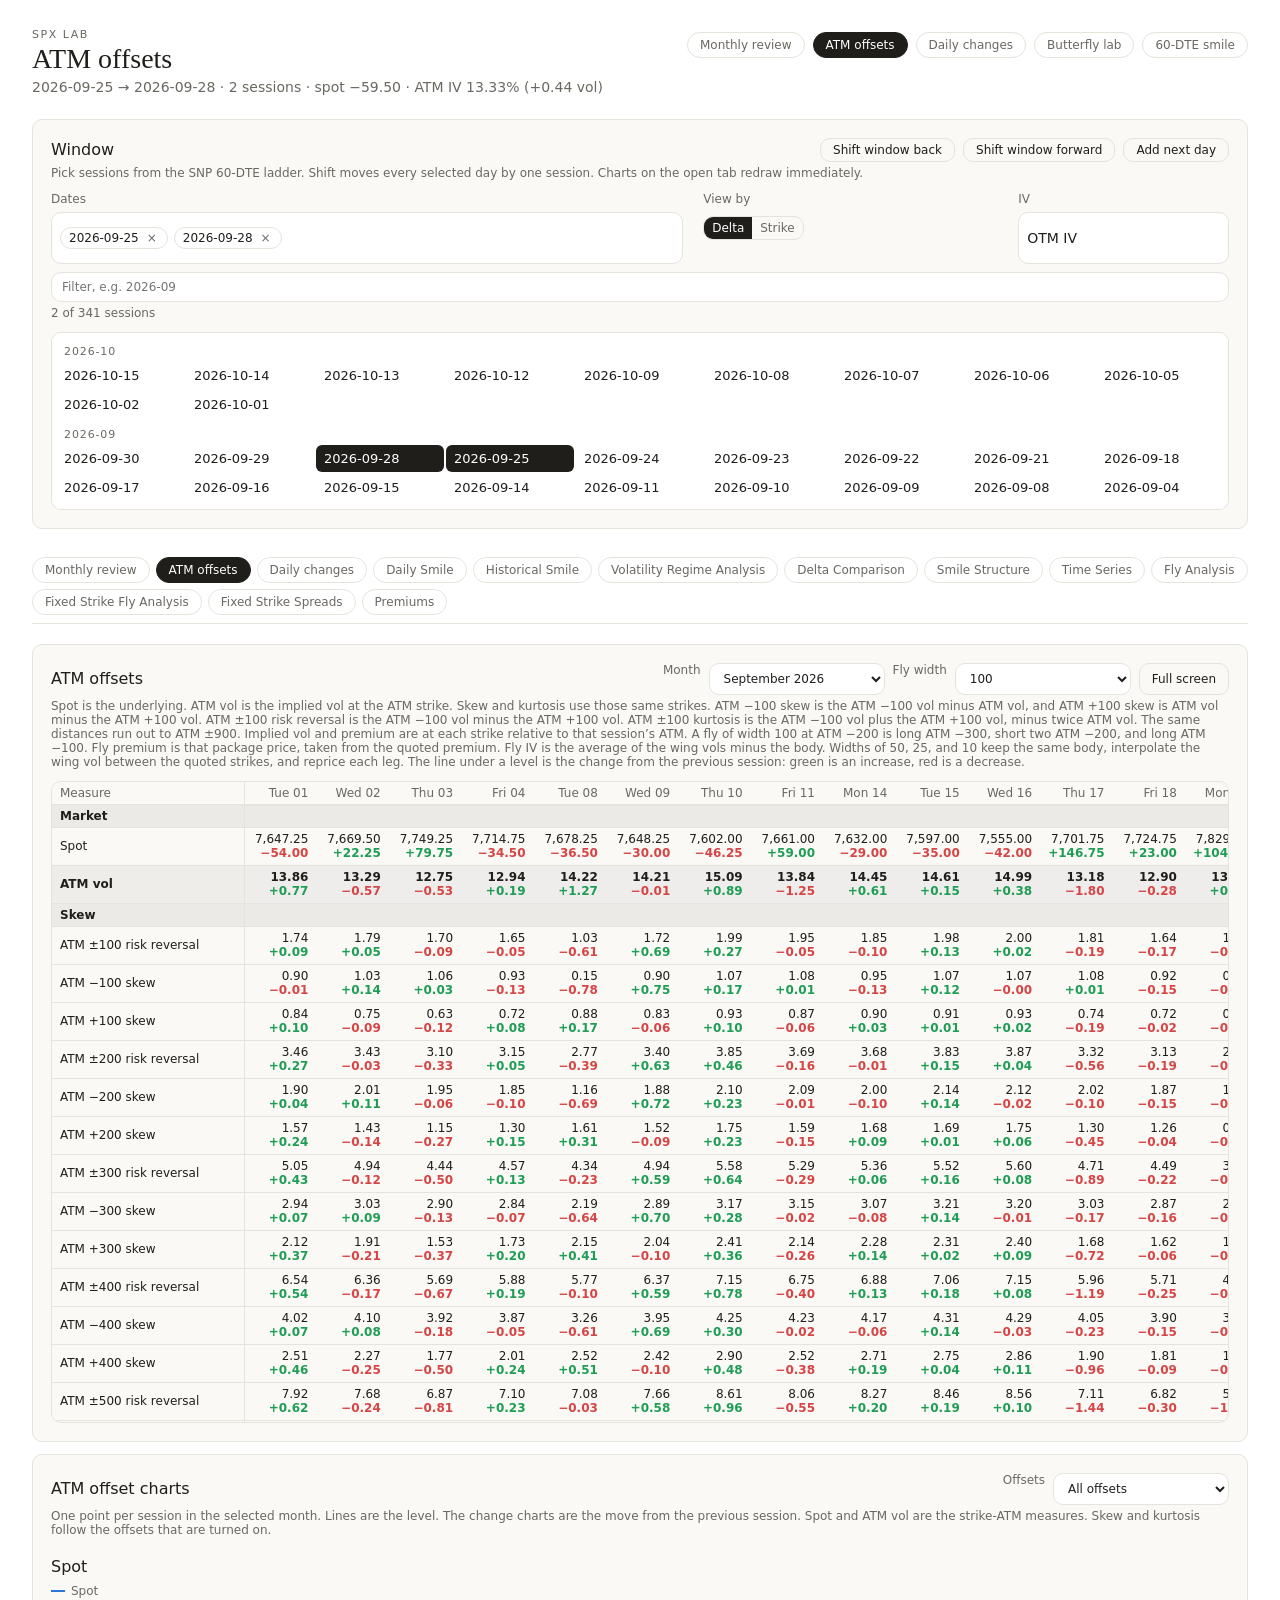
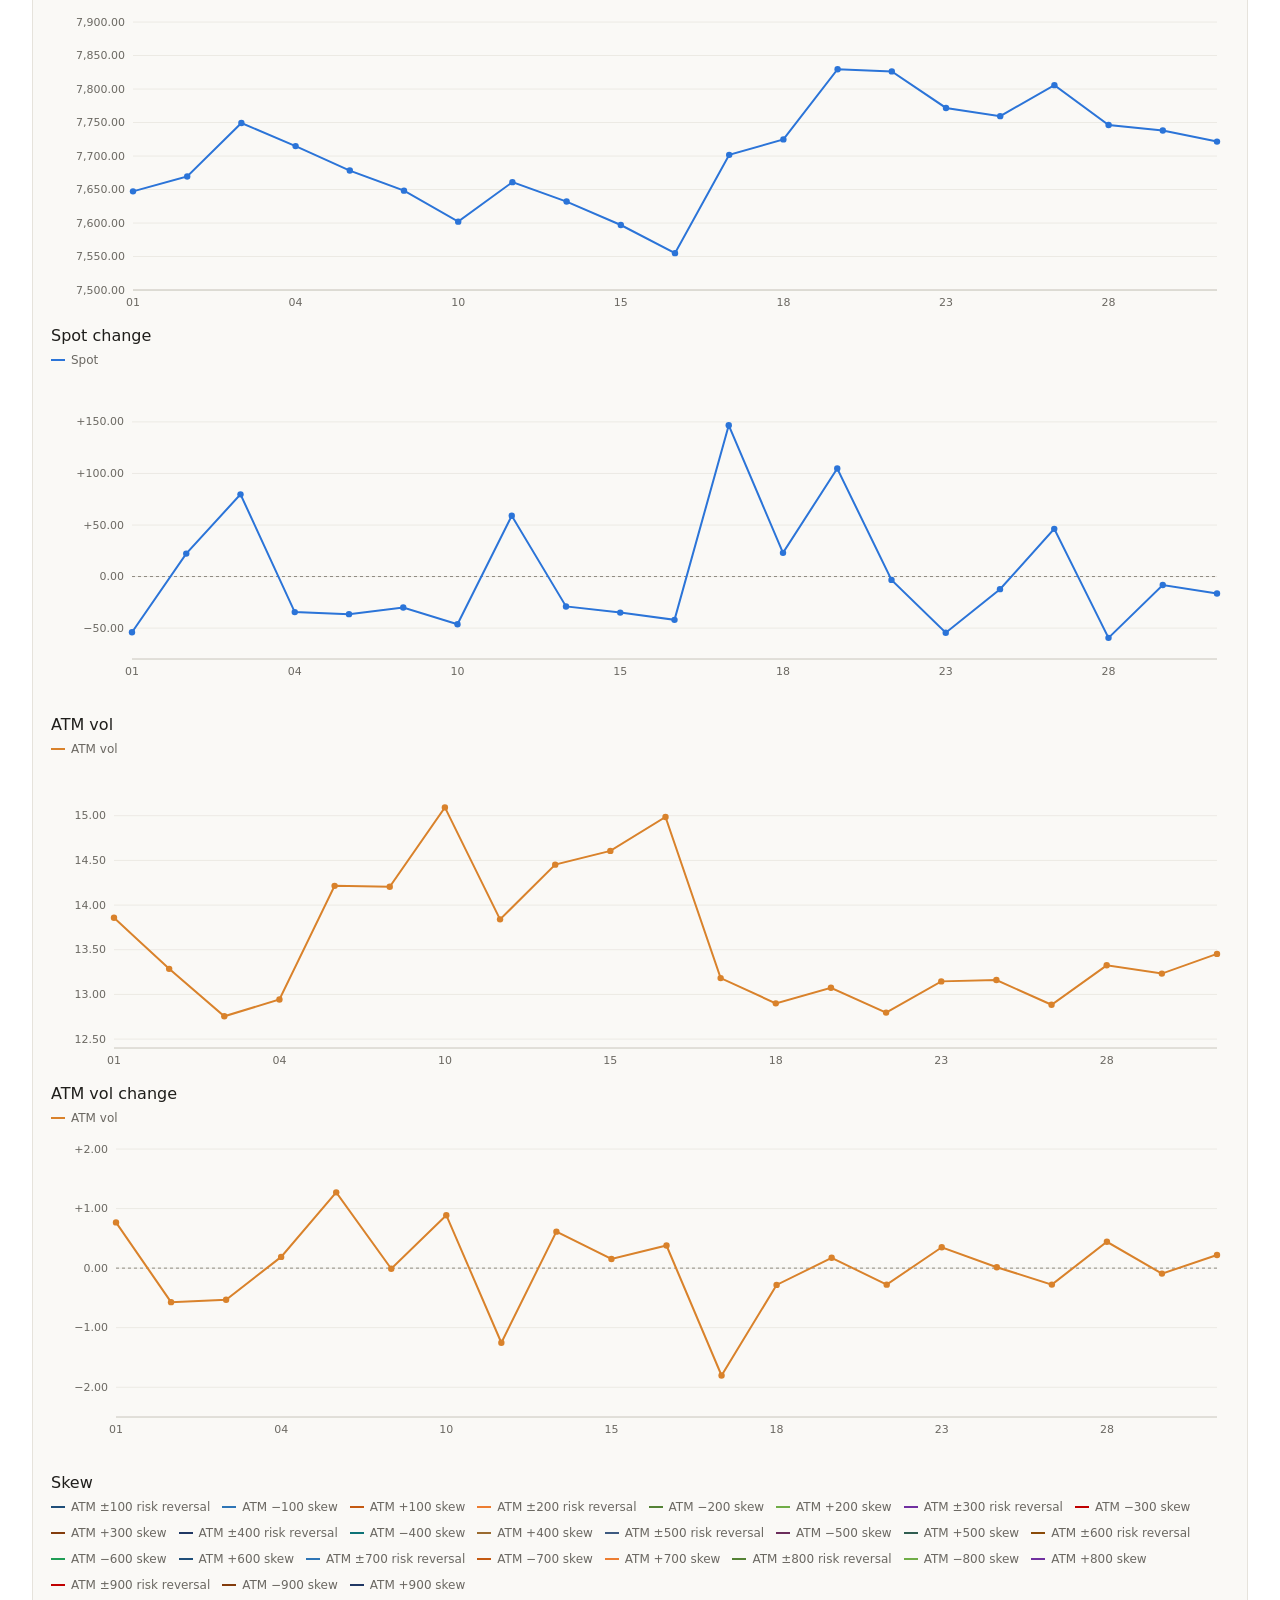
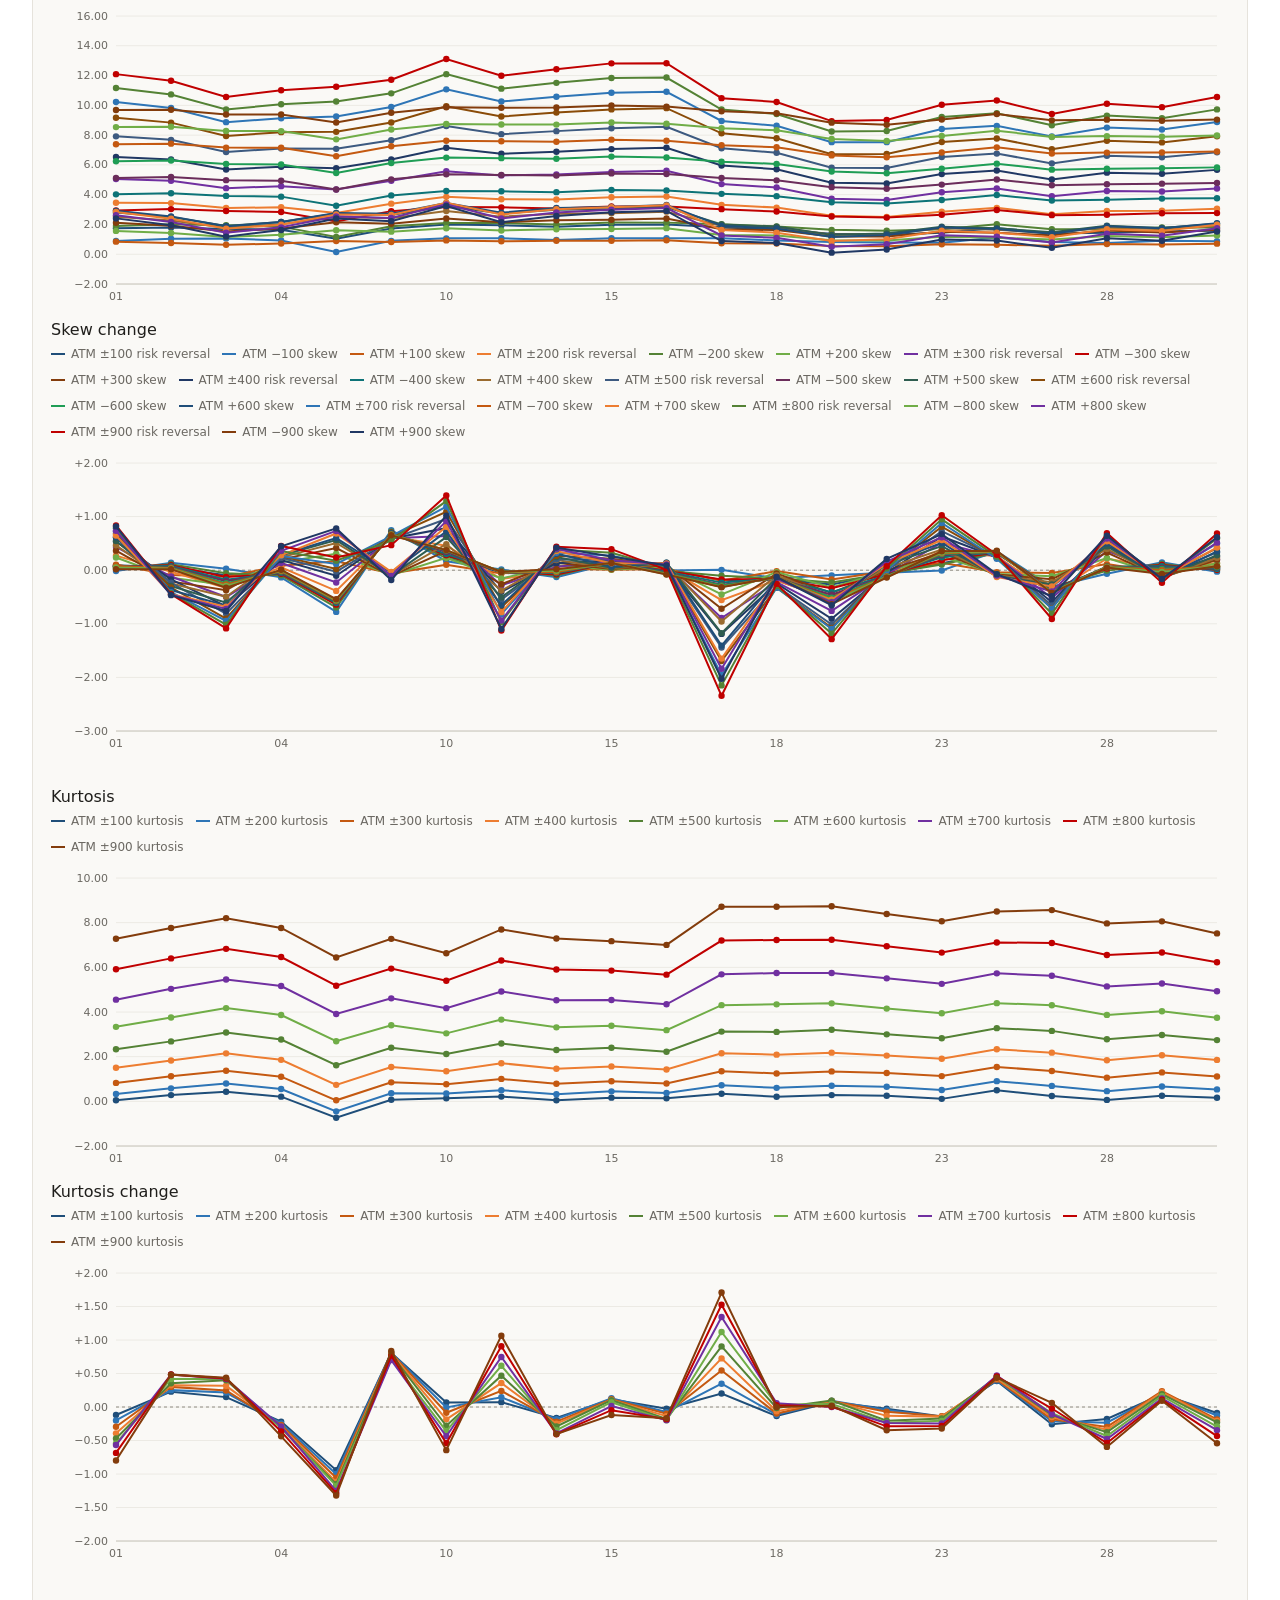
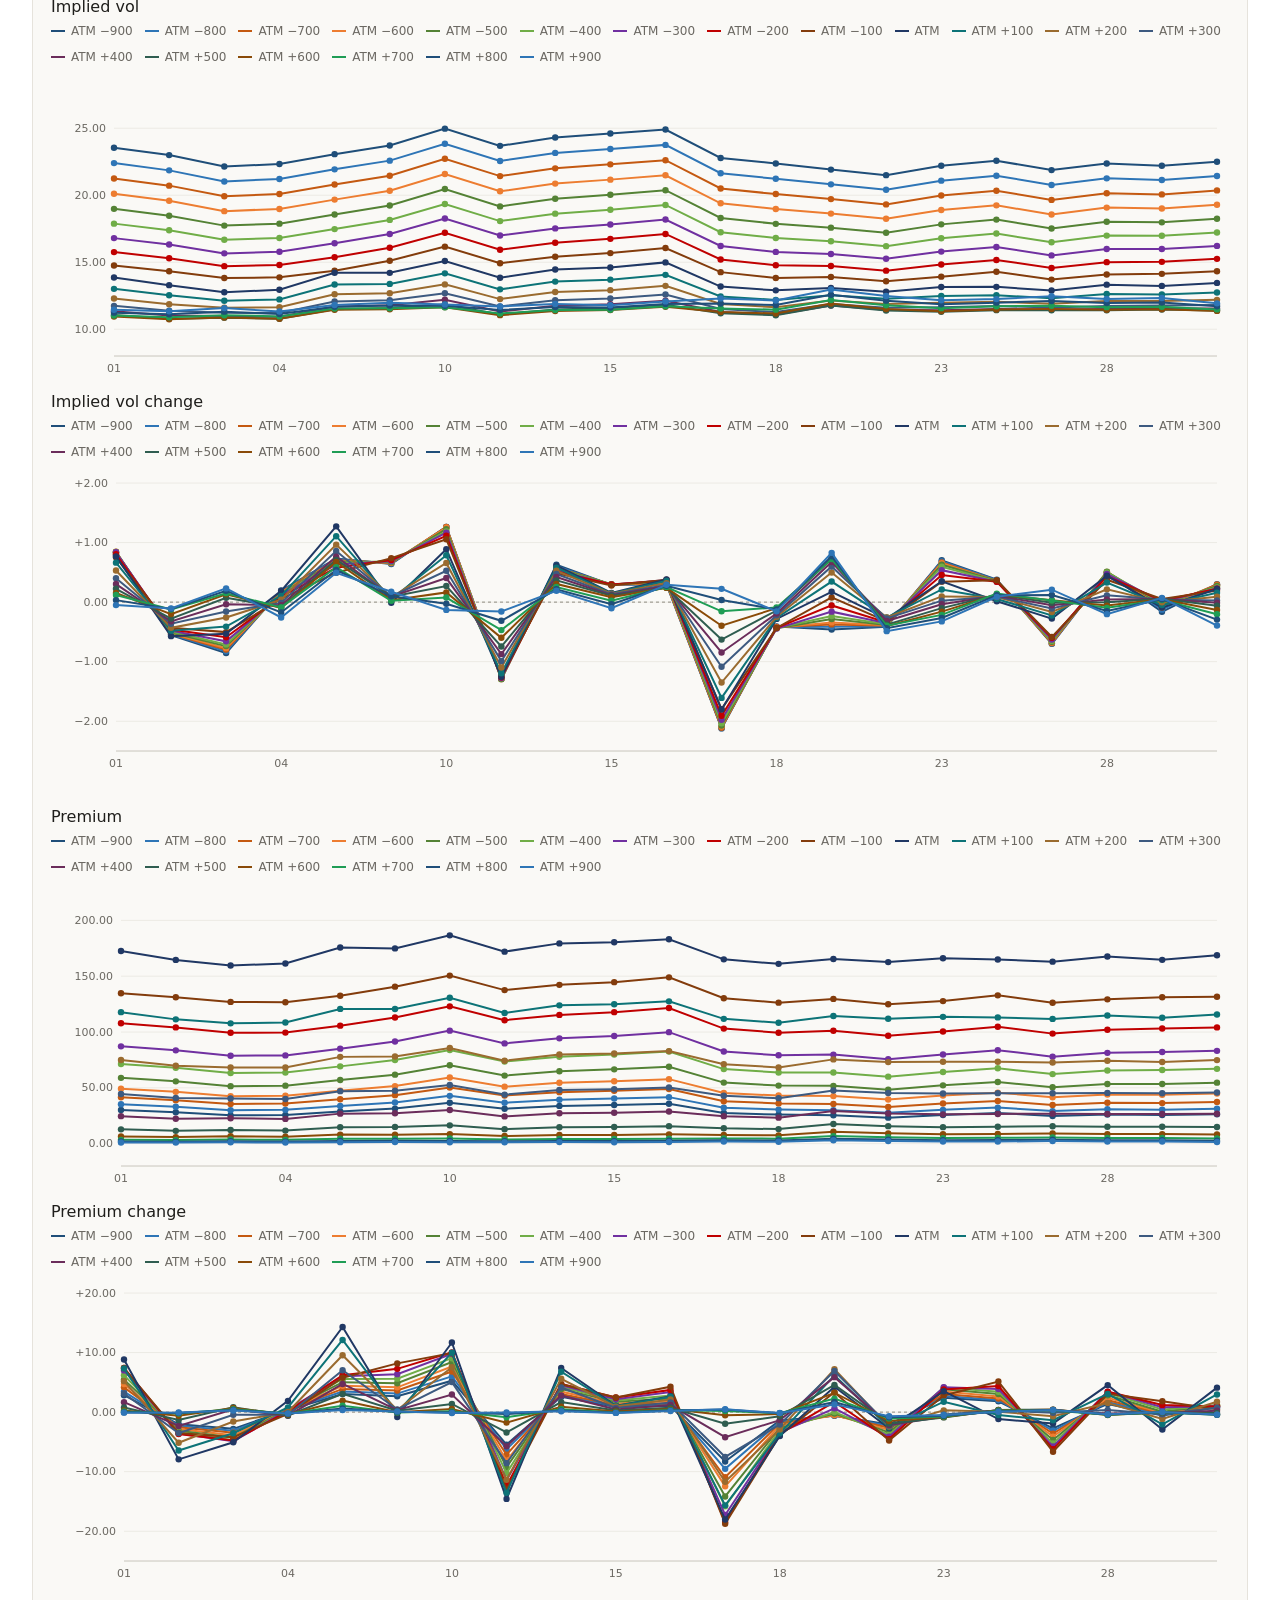
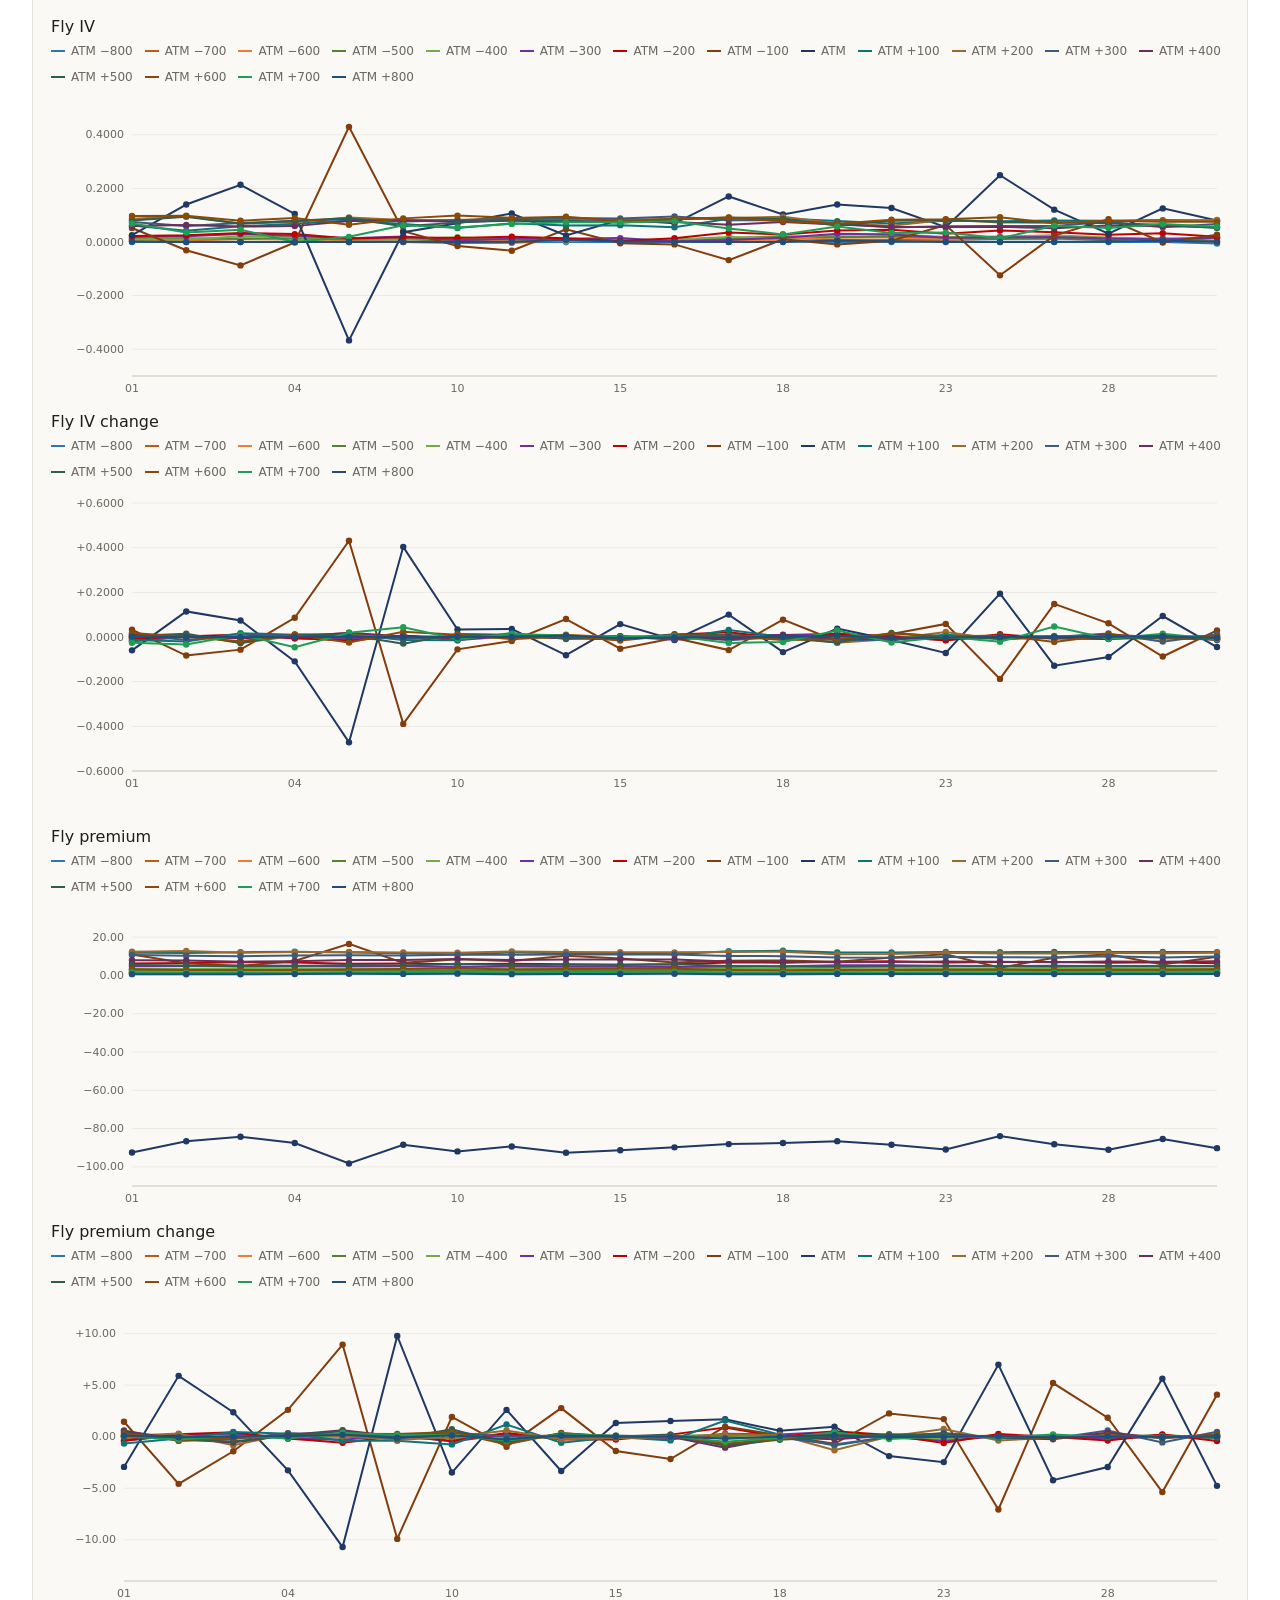
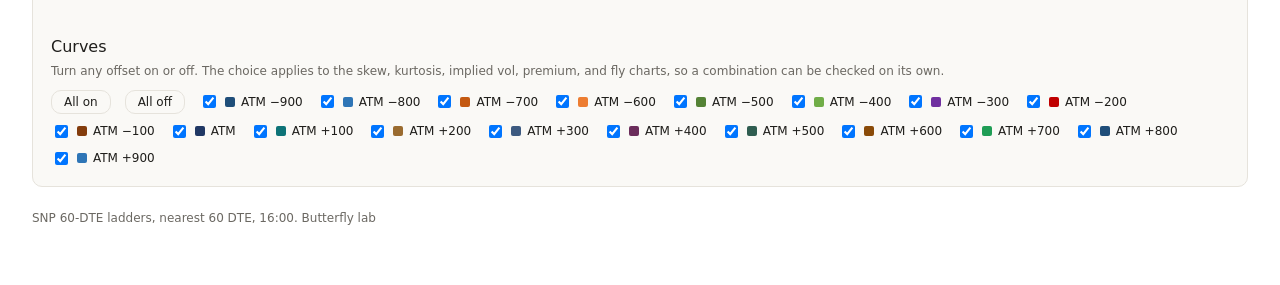
<file: index.html>
<!DOCTYPE html>
<html lang="en">
<head>
  <meta charset="utf-8">
  <meta name="viewport" content="width=device-width, initial-scale=1">
  <meta http-equiv="refresh" content="0; url=smile.html#atm">
  <title>ATM offsets</title>
  <script>location.replace("smile.html#atm");</script>
</head>
<body>
  <p><a href="smile.html#atm">ATM offsets</a></p>
</body>
</html>
</file>
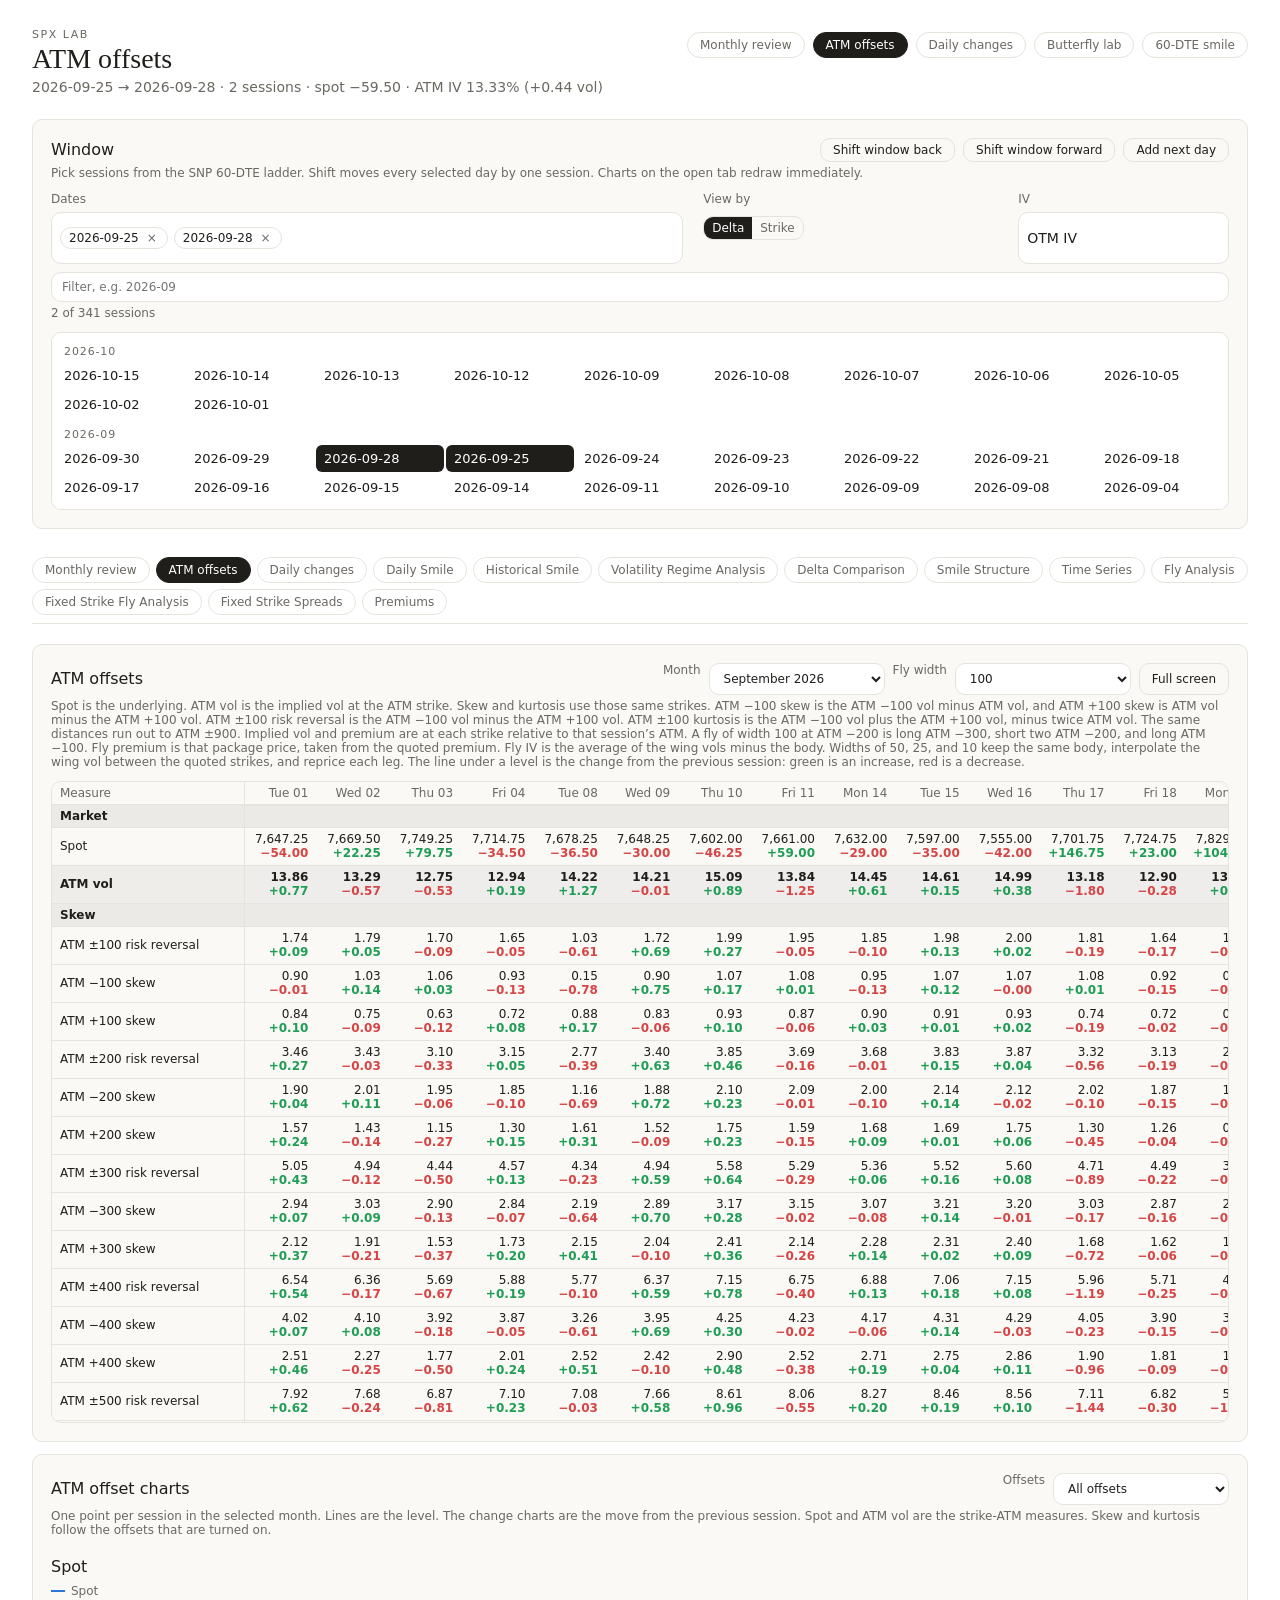
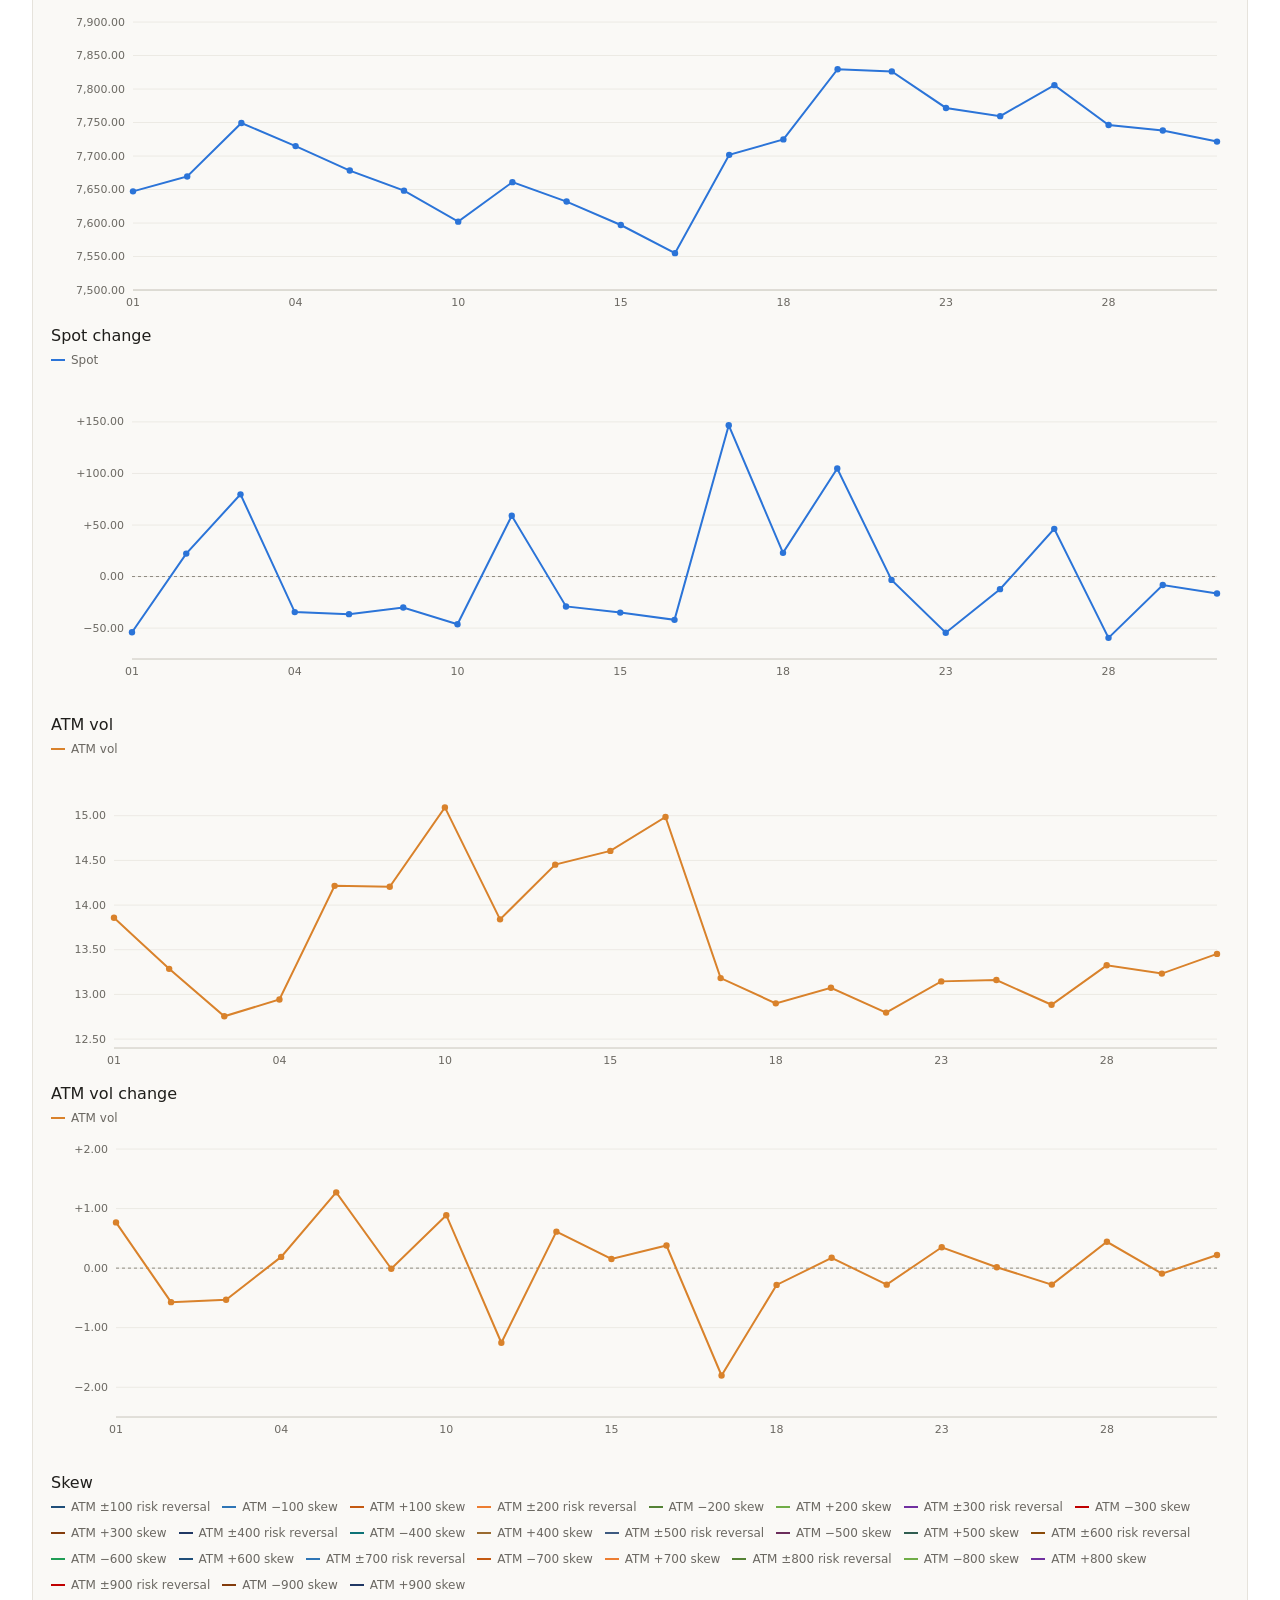
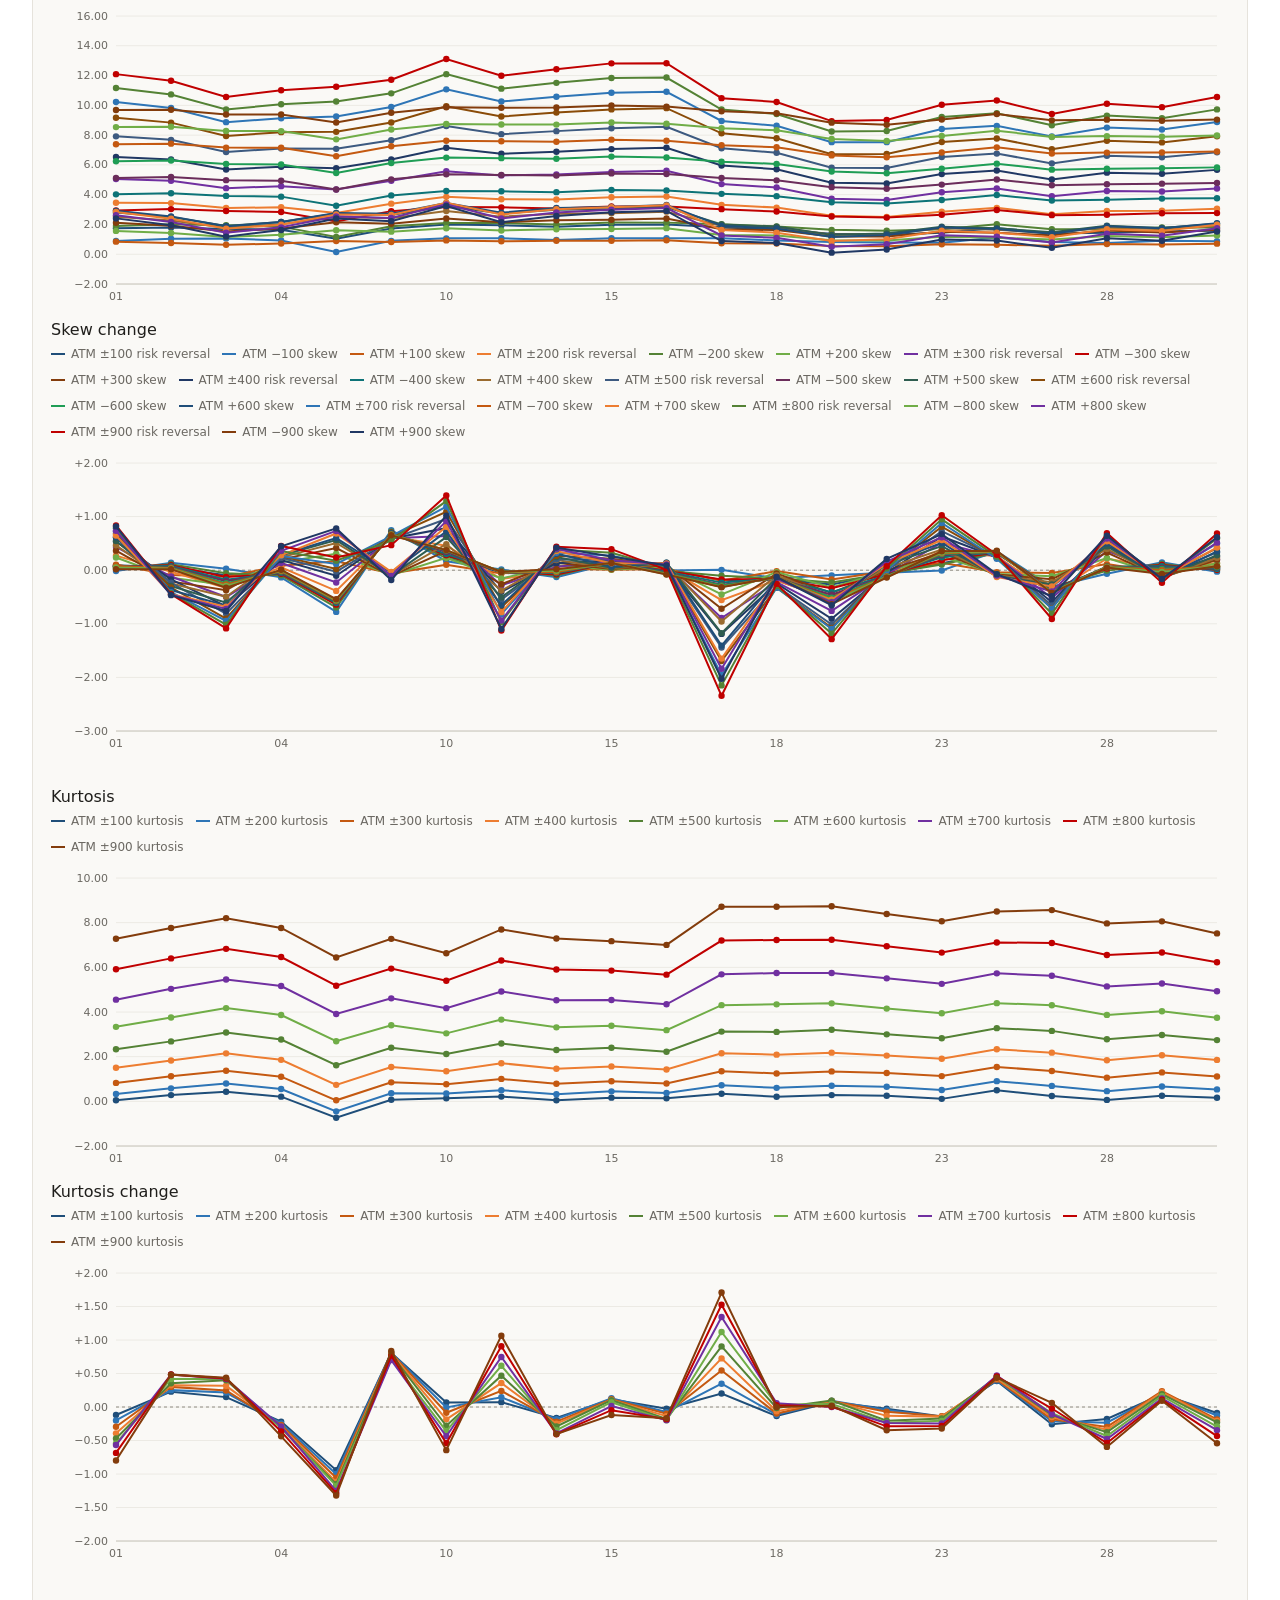
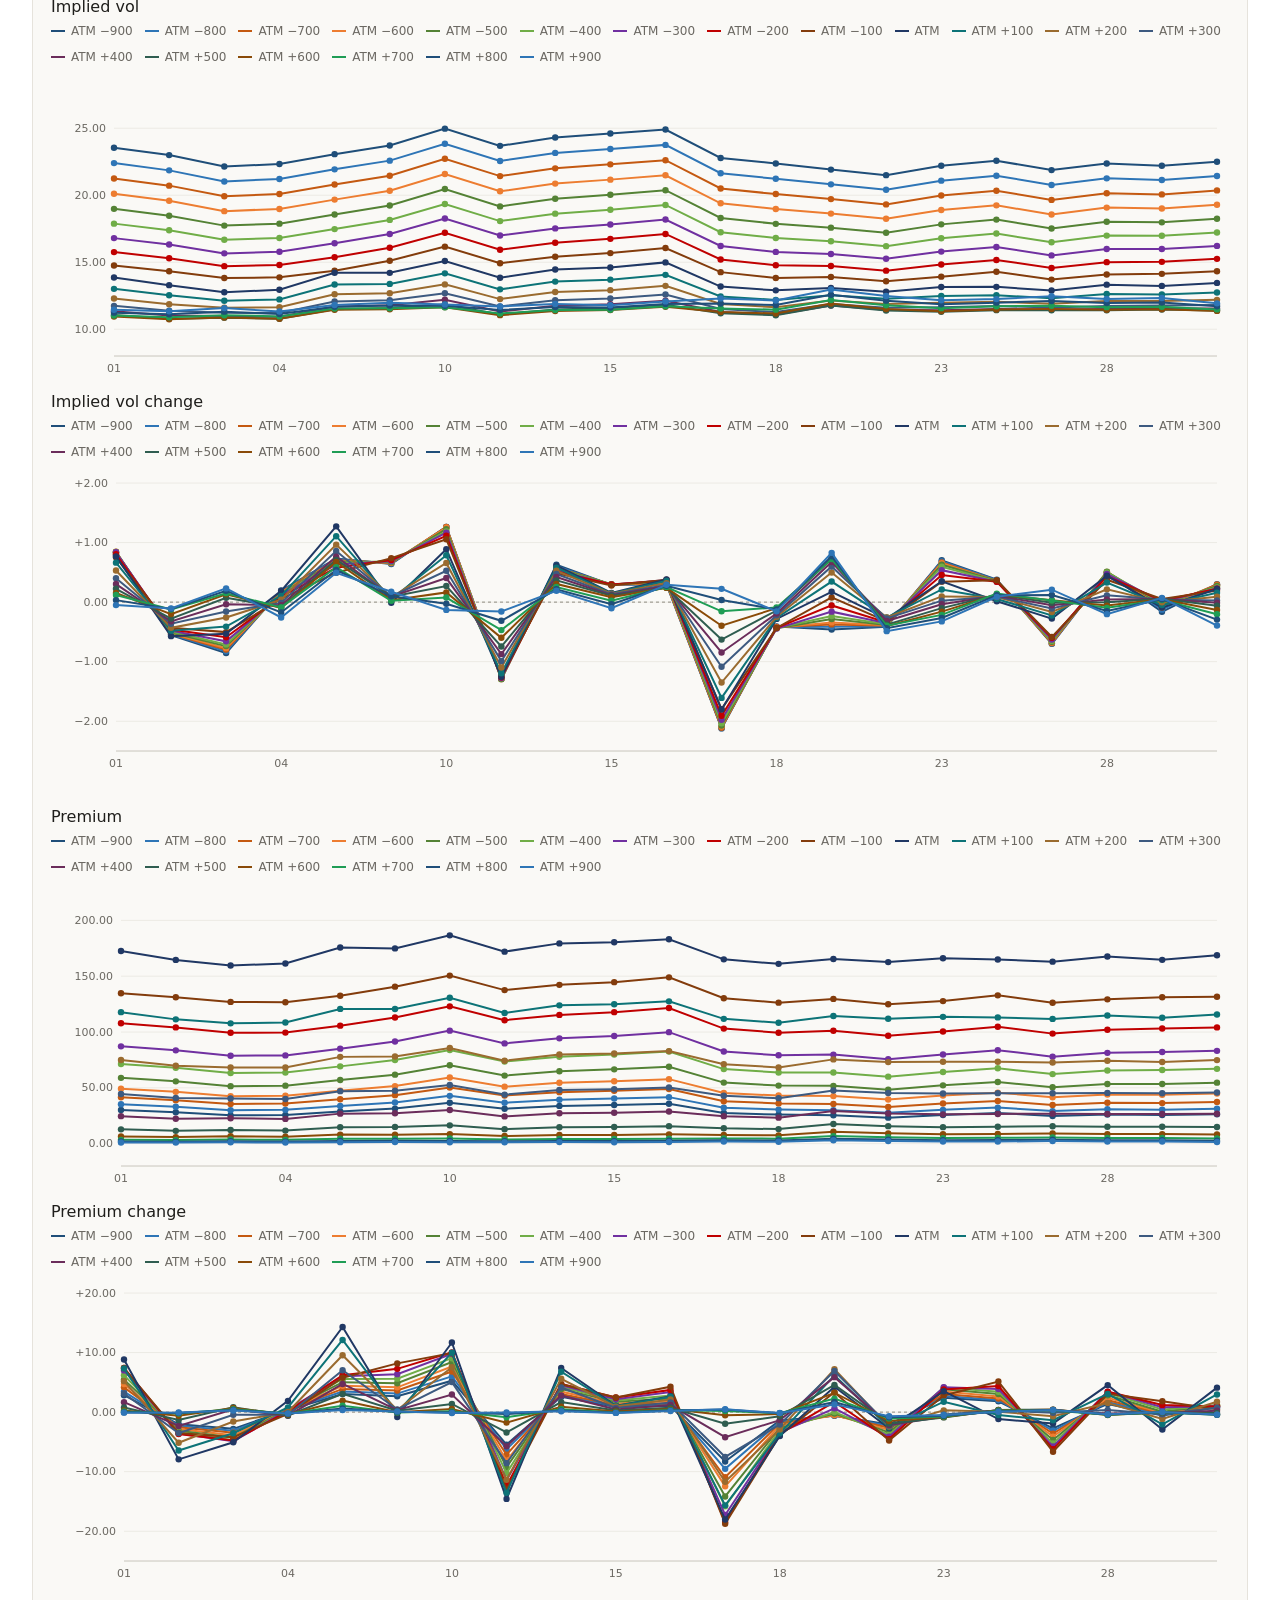
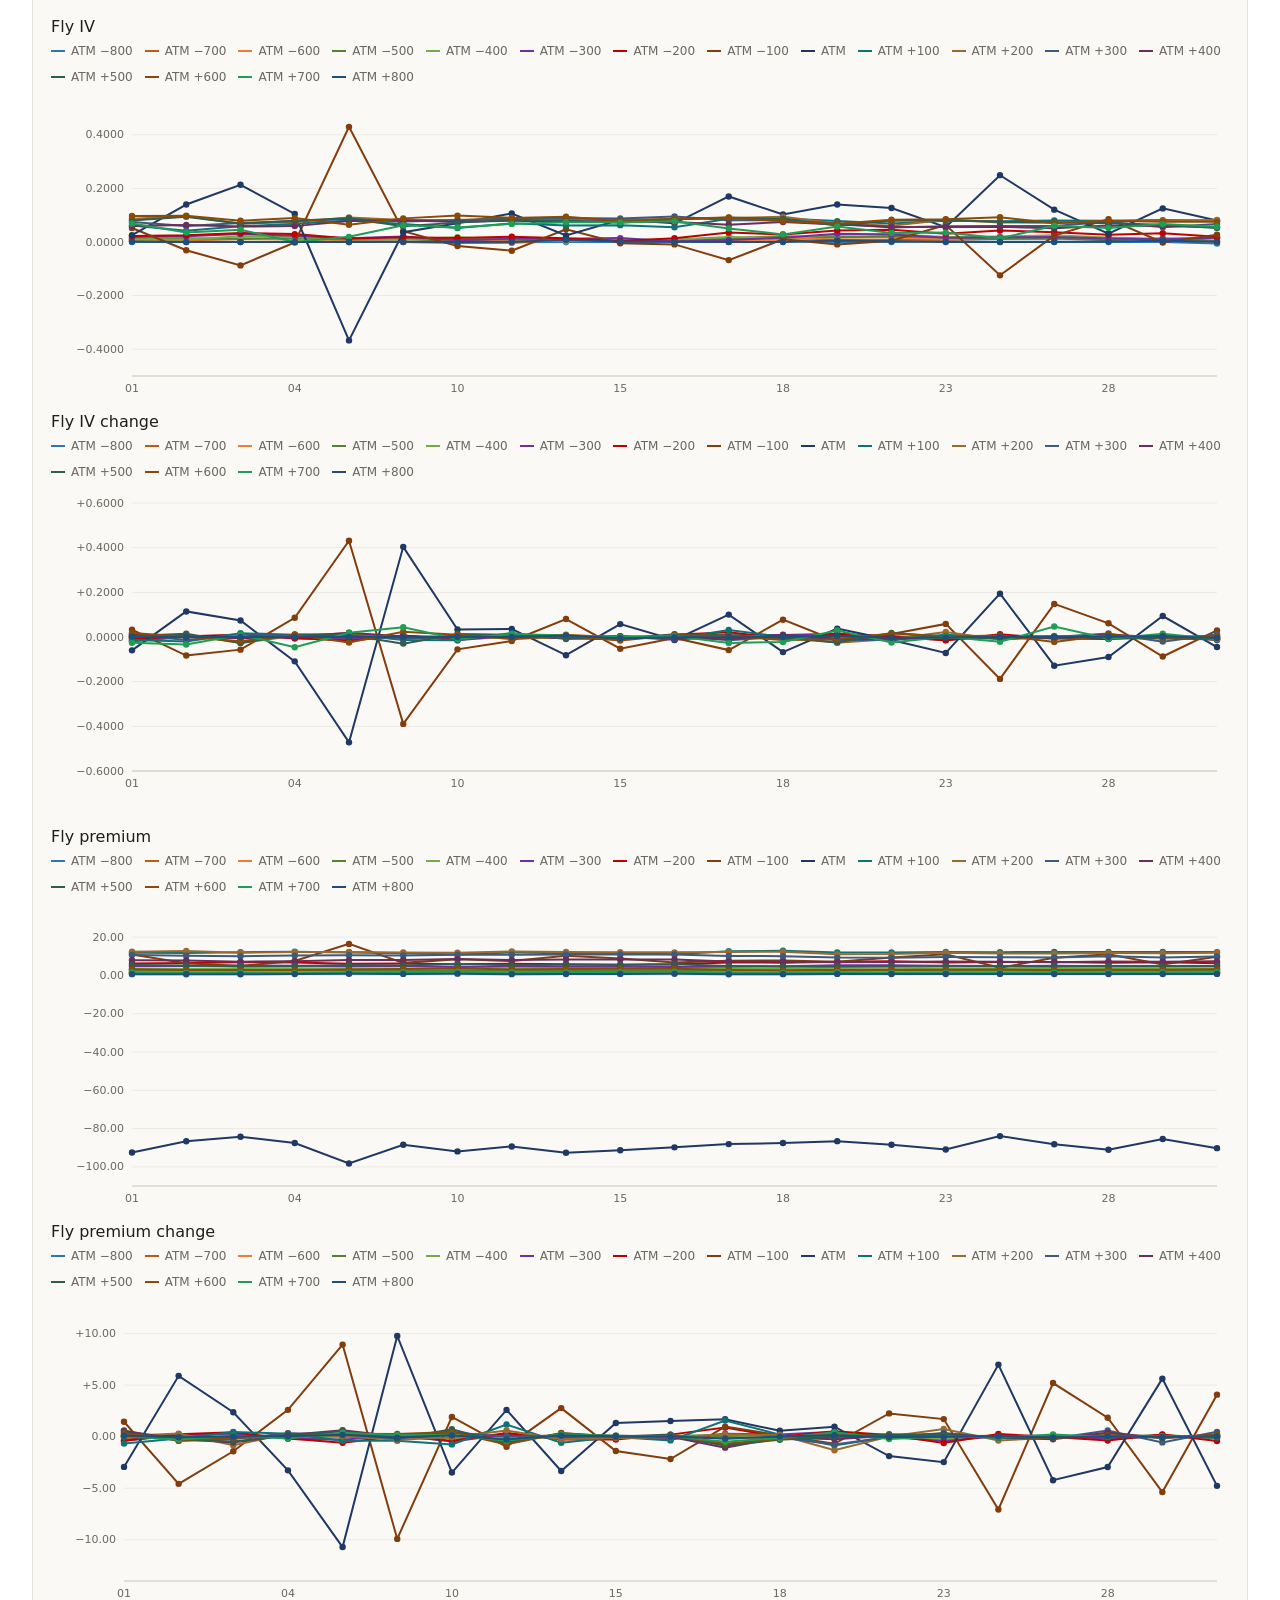
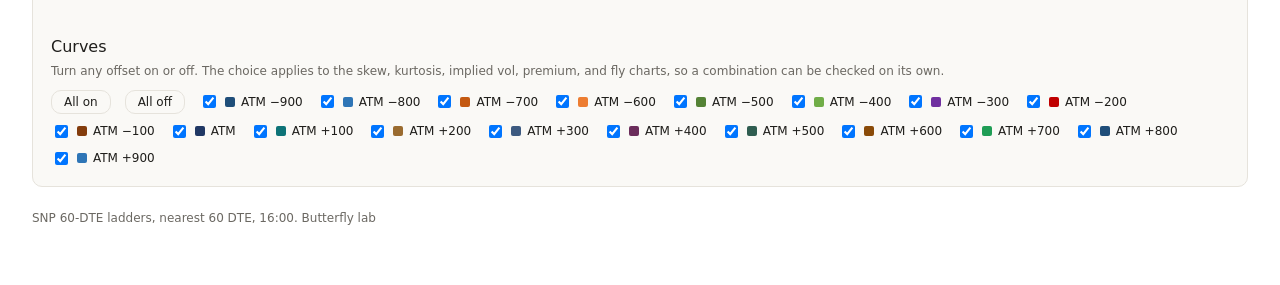
<file: smile.html>
<!DOCTYPE html>
<html lang="en">
<head>
  <meta charset="utf-8">
  <meta name="viewport" content="width=device-width, initial-scale=1">
  <title>SPX 60-DTE Smile Analysis</title>
  <link rel="stylesheet" href="css/app.css">
  <script src="js/vendor/d3.min.js"></script>
</head>
<body>
  <div id="dash-root">
    <div class="fx">
      <header class="fx-head" id="top">
        <div class="fx-bar">
          <div class="fx-brand">
            <p class="fx-kicker">SPX lab</p>
            <h1>60-DTE smile</h1>
          </div>
          <nav class="fx-nav" aria-label="Dashboards">
            <span id="nav-month">Monthly review</span>
            <span id="nav-atm">ATM offsets</span>
            <span id="nav-changes">Daily changes</span>
            <span>Butterfly lab</span>
            <span id="nav-smile" aria-current="page">60-DTE smile</span>
          </nav>
        </div>
        <p class="fx-take" id="s60-take"></p>
      </header>

      <section class="fx-card" id="s60-window">
        <div class="fx-bar">
          <h2>Window</h2>
          <div class="s60-toolbar">
            <button class="fx-reset" id="s60-prev" type="button">Shift window back</button>
            <button class="fx-reset" id="s60-next" type="button">Shift window forward</button>
            <button class="fx-reset" id="s60-add" type="button">Add next day</button>
          </div>
        </div>
        <p class="fx-note">Pick sessions from the SNP 60-DTE ladder. Shift moves every selected day by one session. Charts on the open tab redraw immediately.</p>
        <div class="s60-controls">
          <div>
            <div class="s60-label">Dates</div>
            <div class="s60-field" id="s60-chips"></div>
          </div>
          <div>
            <div class="s60-label">View by</div>
            <div class="fx-seg" role="group" aria-label="View by">
              <button type="button" data-view="delta" aria-pressed="true">Delta</button>
              <button type="button" data-view="strike" aria-pressed="false">Strike</button>
            </div>
          </div>
          <div>
            <div class="s60-label">IV</div>
            <div class="s60-field"><span class="s60-static">OTM IV</span></div>
          </div>
        </div>
        <input id="s60-filter" class="s60-filter" type="text" placeholder="Filter, e.g. 2026-09" aria-label="Filter dates">
        <p class="fx-note s60-count" id="s60-count"></p>
        <div class="s60-list" id="s60-list" role="listbox" aria-label="Trading dates" aria-multiselectable="true"></div>
      </section>

      <div class="s60-tabs" role="tablist">
        <button type="button" role="tab" data-panel="p-month" aria-selected="false">Monthly review</button>
        <button type="button" role="tab" data-panel="p-atm" aria-selected="true">ATM offsets</button>
        <button type="button" role="tab" data-panel="p-chg" aria-selected="false">Daily changes</button>
        <button type="button" role="tab" data-panel="p-daily" aria-selected="false">Daily Smile</button>
        <button type="button" role="tab" data-panel="p-hist" aria-selected="false">Historical Smile</button>
        <button type="button" role="tab" data-panel="p-regime" aria-selected="false">Volatility Regime Analysis</button>
        <button type="button" role="tab" data-panel="p-delta" aria-selected="false">Delta Comparison</button>
        <button type="button" role="tab" data-panel="p-struct" aria-selected="false">Smile Structure</button>
        <button type="button" role="tab" data-panel="p-ts" aria-selected="false">Time Series</button>
        <button type="button" role="tab" data-panel="p-fly" aria-selected="false">Fly Analysis</button>
        <button type="button" role="tab" data-panel="p-fix" aria-selected="false">Fixed Strike Fly Analysis</button>
        <button type="button" role="tab" data-panel="p-spr" aria-selected="false">Fixed Strike Spreads</button>
        <button type="button" role="tab" data-panel="p-prem" aria-selected="false">Premiums</button>
      </div>

      <section class="s60-panel" id="p-daily">
        <div class="fx-card">
          <h2>60-DTE Smile Comparison</h2>
          <p class="fx-note">OTM implied vol for each selected session. Delta runs 5Δ put to 5Δ call. Strike is the offset from that day’s ATM.</p>
          <div class="fx-kpis s60-kpis" id="s60-spots"></div>
          <div class="fx-legend" id="lg-daily"></div>
          <div class="s60-chart fx-chart" id="ch-daily"></div>
        </div>
        <div class="fx-card">
          <h2 id="s60-chg-title">Smile change</h2>
          <p class="fx-note">Last selected session minus the first, in vol points.</p>
          <div class="s60-chart fx-chart" id="ch-chg"></div>
        </div>
        <div class="fx-card">
          <h2>Smile Metrics</h2>
          <div class="fx-detail-wrap"><table class="fx-tbl" id="s60-metrics"><thead></thead><tbody></tbody></table></div>
          <h3 id="s60-move-title"></h3>
          <ul class="s60-bullets" id="s60-move"></ul>
        </div>
      </section>

      <section class="s60-panel" id="p-hist">
        <div class="fx-card">
          <div class="fx-bar">
            <h2>Historical Skew &amp; Smile Movement</h2>
            <div>
              <div class="s60-label">Delta level</div>
              <select id="s60-hist-delta" class="s60-select" aria-label="Delta level"></select>
            </div>
          </div>
          <p class="fx-note" id="s60-hist-note"></p>
          <h3 id="s60-hist-title"></h3>
          <div class="fx-legend" id="lg-hist"></div>
          <div class="s60-chart fx-chart" id="ch-hist"></div>
          <h3 id="s60-rr-title"></h3>
          <div class="s60-chart fx-chart" id="ch-rr"></div>
        </div>
      </section>

      <section class="s60-panel" id="p-regime">
        <div class="fx-card">
          <div class="fx-bar">
            <h2>Volatility Regime Analysis</h2>
            <div class="s60-toolbar">
              <button class="fx-reset" id="s60-reg-prev" type="button">Previous day</button>
              <button class="fx-reset" id="s60-reg-next" type="button">Next day</button>
            </div>
          </div>
          <div class="s60-label">Date</div>
          <select id="s60-reg-date" class="s60-select" aria-label="Regime date"></select>
          <p class="fx-note">Regime is this session’s ATM implied vol ranked against every day in the SNP 60-DTE history. Low is the bottom fifth, high is the top fifth.</p>
          <div class="fx-kpis s60-kpis" id="s60-regime"></div>
          <div class="s60-chart fx-chart" id="ch-regime"></div>
        </div>
      </section>

      <section class="s60-panel" id="p-delta">
        <div class="fx-card">
          <h2>Smile Combination Comparison</h2>
          <div class="fx-detail-wrap"><table class="fx-tbl" id="s60-combo"><thead></thead><tbody></tbody></table></div>
        </div>
        <div class="fx-card">
          <h2>Smile &amp; Spot Info</h2>
          <div class="fx-detail-wrap"><table class="fx-tbl" id="s60-spotinfo"><thead></thead><tbody></tbody></table></div>
          <div class="fx-legend" id="lg-delta"></div>
          <div class="s60-chart fx-chart" id="ch-delta"></div>
        </div>
        <div class="fx-card">
          <h2>Delta Analysis</h2>
          <div class="s60-controls">
            <div>
              <div class="s60-label">Select Delta 1</div>
              <select id="s60-d1" class="s60-select" aria-label="Delta 1"></select>
            </div>
            <div>
              <div class="s60-label">Select Delta 2</div>
              <select id="s60-d2" class="s60-select" aria-label="Delta 2"></select>
            </div>
          </div>
          <p class="fx-note" id="s60-delta-note"></p>
          <div class="fx-detail-wrap"><table class="fx-tbl" id="s60-dpair"><thead></thead><tbody></tbody></table></div>
        </div>
      </section>

      <section class="s60-panel" id="p-struct">
        <div class="fx-card">
          <h2>Smile Structure</h2>
          <p class="fx-note">Risk reversal is put IV minus call IV. A delta butterfly is (put IV + call IV) / 2 − ATM IV. Skew and spreads are differences along the wing, in vol points.</p>
          <div id="s60-struct"></div>
        </div>
      </section>

      <section class="s60-panel" id="p-ts">
        <div class="fx-card">
          <div class="fx-bar">
            <h2>Metrics Time Series</h2>
            <div class="s60-toolbar">
              <div>
                <div class="s60-label">Select Metric Category</div>
                <select id="s60-cat" class="s60-select" aria-label="Metric category"></select>
              </div>
              <div>
                <div class="s60-label">Select Metric to Plot</div>
                <select id="s60-metric" class="s60-select" aria-label="Metric"></select>
              </div>
            </div>
          </div>
          <p class="fx-note">Historical path of a Smile Structure metric across the full SNP sample. Dashed lines mark the dates in the window.</p>
          <h3 id="s60-ts-title"></h3>
          <div class="s60-chart fx-chart" id="ch-spot"></div>
          <div class="fx-detail-wrap"><table class="fx-tbl" id="s60-ts-tbl"><thead></thead><tbody></tbody></table></div>
        </div>
      </section>

      <section class="s60-panel" id="p-fly">
        <div class="fx-card">
          <div class="fx-bar">
            <h2>Fly Analysis</h2>
            <div>
              <div class="s60-label">Side</div>
              <select id="s60-fly-side" class="s60-select" aria-label="Fly side">
                <option value="all">Full smile</option>
                <option value="put">Puts</option>
                <option value="call">Calls</option>
              </select>
            </div>
          </div>
          <p class="fx-note">IV fly at an interior delta is (neighbour below + neighbour above) / 2 − centre, in vol points.</p>
          <div class="s60-block">
            <div class="fx-bar">
              <h3>Daily fly curve</h3>
              <div class="s60-toolbar">
                <button class="fx-reset" id="s60-fd-prev" type="button">Previous day</button>
                <button class="fx-reset" id="s60-fd-next" type="button">Next day</button>
              </div>
            </div>
            <div class="s60-label">Day</div>
            <select id="s60-fd-date" class="s60-select s60-date" aria-label="Daily fly date"></select>
            <div class="fx-legend" id="lg-fd"></div>
            <div class="s60-chart fx-chart" id="ch-fd"></div>
          </div>
          <div class="s60-block">
            <div class="fx-bar">
              <h3>Overlapping fly curves</h3>
              <div class="s60-toolbar">
                <button class="fx-reset" id="s60-fc-prev" type="button">Shift both back</button>
                <button class="fx-reset" id="s60-fc-next" type="button">Shift both forward</button>
              </div>
            </div>
            <div class="s60-controls">
              <div>
                <div class="s60-label">Day A</div>
                <select id="s60-fc-a" class="s60-select" aria-label="Fly compare day A"></select>
              </div>
              <div>
                <div class="s60-label">Day B</div>
                <select id="s60-fc-b" class="s60-select" aria-label="Fly compare day B"></select>
              </div>
            </div>
            <div class="fx-legend" id="lg-fc"></div>
            <div class="s60-chart fx-chart" id="ch-fc"></div>
            <div class="fx-detail-wrap"><table class="fx-tbl" id="s60-fc-tbl"><thead></thead><tbody></tbody></table></div>
          </div>
          <div class="fx-kpis s60-kpis" id="s60-fly-kpis"></div>
          <div class="fx-legend" id="lg-fly"></div>
          <div class="s60-chart fx-chart" id="ch-fly"></div>
          <h3 id="s60-flychg-title"></h3>
          <div class="s60-chart fx-chart" id="ch-flychg"></div>
          <h3>Fly Change Summary</h3>
          <ul class="s60-bullets" id="s60-fly-notes"></ul>
          <div class="fx-detail-wrap"><table class="fx-tbl" id="s60-fly-tbl"><thead></thead><tbody></tbody></table></div>
        </div>
      </section>

      <section class="s60-panel" id="p-fix">
        <div class="fx-card">
          <div class="fx-bar">
            <h2>Fixed Strike Fly Analysis</h2>
            <div>
              <div class="s60-label">Side</div>
              <select id="s60-fix-side" class="s60-select" aria-label="Fixed-strike fly side">
                <option value="all">Put and call</option>
                <option value="put">Puts</option>
                <option value="call">Calls</option>
              </select>
            </div>
          </div>
          <p class="fx-note">Offsets are ATM-relative, so ATM+100 lines up across dates when the absolute strike moves.</p>
          <div class="s60-block">
            <div class="fx-bar">
              <h3>Daily fly curve</h3>
              <div class="s60-toolbar">
                <button class="fx-reset" id="s60-xd-prev" type="button">Previous day</button>
                <button class="fx-reset" id="s60-xd-next" type="button">Next day</button>
              </div>
            </div>
            <div class="s60-label">Day</div>
            <select id="s60-xd-date" class="s60-select s60-date" aria-label="Fixed-strike daily fly date"></select>
            <div class="fx-legend" id="lg-xd"></div>
            <div class="s60-chart fx-chart" id="ch-xd"></div>
          </div>
          <div class="s60-block">
            <div class="fx-bar">
              <h3>Overlapping fly curves</h3>
              <div class="s60-toolbar">
                <button class="fx-reset" id="s60-xc-prev" type="button">Shift both back</button>
                <button class="fx-reset" id="s60-xc-next" type="button">Shift both forward</button>
              </div>
            </div>
            <div class="s60-controls">
              <div>
                <div class="s60-label">Day A</div>
                <select id="s60-xc-a" class="s60-select" aria-label="Fixed-strike compare day A"></select>
              </div>
              <div>
                <div class="s60-label">Day B</div>
                <select id="s60-xc-b" class="s60-select" aria-label="Fixed-strike compare day B"></select>
              </div>
            </div>
            <div class="fx-legend" id="lg-xc"></div>
            <div class="s60-chart fx-chart" id="ch-xc"></div>
            <div class="fx-detail-wrap"><table class="fx-tbl" id="s60-xc-tbl"><thead></thead><tbody></tbody></table></div>
          </div>
          <div class="fx-kpis s60-kpis" id="s60-fix-kpis"></div>
          <div class="fx-legend" id="lg-fix"></div>
          <div class="s60-chart fx-chart" id="ch-fix"></div>
          <h3 id="s60-fixchg-title"></h3>
          <div class="s60-chart fx-chart" id="ch-fixchg"></div>
          <div class="fx-detail-wrap"><table class="fx-tbl" id="s60-fix-tbl"><thead></thead><tbody></tbody></table></div>
        </div>
      </section>

      <section class="s60-panel" id="p-spr">
        <div class="fx-card">
          <div class="fx-bar">
            <h2>Fixed Strike Spreads</h2>
            <div>
              <div class="s60-label">Spread Wing</div>
              <select id="s60-spr-wing" class="s60-select" aria-label="Spread wing">
                <option value="all">Put and call</option>
                <option value="call">Call wing</option>
                <option value="put">Put wing</option>
              </select>
            </div>
          </div>
          <p class="fx-note">Vertical spreads from the strike ladder. A call spread is the premium of the nearer strike minus the wing. A put spread is Put(ATM−n) minus Put(ATM−n−100). The same offset lines up across dates.</p>
          <div class="fx-kpis s60-kpis" id="s60-spr-kpis"></div>
          <h3>Call Spreads — Premium</h3>
          <div class="fx-legend" id="lg-sprc"></div>
          <div class="s60-chart fx-chart" id="ch-sprc"></div>
          <h3 id="s60-sprc-title"></h3>
          <div class="s60-chart fx-chart" id="ch-sprcchg"></div>
          <h3>Put Spreads — Premium</h3>
          <div class="fx-legend" id="lg-sprp"></div>
          <div class="s60-chart fx-chart" id="ch-sprp"></div>
          <h3 id="s60-sprp-title"></h3>
          <div class="s60-chart fx-chart" id="ch-sprpchg"></div>
          <h3>Spread Comparison</h3>
          <div class="fx-detail-wrap"><table class="fx-tbl" id="s60-spr-tbl"><thead></thead><tbody></tbody></table></div>
        </div>
      </section>

      <section class="s60-panel" id="p-prem">
        <div class="fx-card">
          <h2>Premiums</h2>
          <p class="fx-note">Option premium in index points from the same 60-DTE ladders. Delta premium is the put on the put wing and the call on the call wing. Strike premium is the listed put or call at that ATM offset.</p>
          <div class="s60-block">
            <div class="fx-bar">
              <h3>Delta premium</h3>
              <div class="s60-toolbar">
                <button class="fx-reset" id="s60-pd-prev" type="button">Previous day</button>
                <button class="fx-reset" id="s60-pd-next" type="button">Next day</button>
              </div>
            </div>
            <div class="s60-label">Day</div>
            <select id="s60-pd-date" class="s60-select s60-date" aria-label="Delta premium date"></select>
            <div class="fx-legend" id="lg-pd"></div>
            <div class="s60-chart fx-chart" id="ch-pd"></div>
          </div>
          <div class="s60-block">
            <div class="fx-bar">
              <h3>Overlapping delta premiums</h3>
              <div class="s60-toolbar">
                <button class="fx-reset" id="s60-pc-prev" type="button">Shift both back</button>
                <button class="fx-reset" id="s60-pc-next" type="button">Shift both forward</button>
              </div>
            </div>
            <div class="s60-controls">
              <div>
                <div class="s60-label">Day A</div>
                <select id="s60-pc-a" class="s60-select" aria-label="Delta premium day A"></select>
              </div>
              <div>
                <div class="s60-label">Day B</div>
                <select id="s60-pc-b" class="s60-select" aria-label="Delta premium day B"></select>
              </div>
            </div>
            <div class="fx-legend" id="lg-pc"></div>
            <div class="s60-chart fx-chart" id="ch-pc"></div>
            <h3 id="s60-pcchg-title">Premium change</h3>
            <div class="s60-chart fx-chart" id="ch-pcchg"></div>
            <div class="fx-detail-wrap"><table class="fx-tbl" id="s60-pc-tbl"><thead></thead><tbody></tbody></table></div>
          </div>
          <div class="s60-block">
            <div class="fx-bar">
              <h3>Strike premium</h3>
              <div class="s60-toolbar">
                <button class="fx-reset" id="s60-sd-prev" type="button">Previous day</button>
                <button class="fx-reset" id="s60-sd-next" type="button">Next day</button>
              </div>
            </div>
            <div class="s60-label">Day</div>
            <select id="s60-sd-date" class="s60-select s60-date" aria-label="Strike premium date"></select>
            <div class="fx-legend" id="lg-sd"></div>
            <div class="s60-chart fx-chart" id="ch-sd"></div>
          </div>
          <div class="s60-block">
            <div class="fx-bar">
              <h3>Overlapping strike premiums</h3>
              <div class="s60-toolbar">
                <button class="fx-reset" id="s60-sc-prev" type="button">Shift both back</button>
                <button class="fx-reset" id="s60-sc-next" type="button">Shift both forward</button>
              </div>
            </div>
            <div class="s60-controls">
              <div>
                <div class="s60-label">Day A</div>
                <select id="s60-sc-a" class="s60-select" aria-label="Strike premium day A"></select>
              </div>
              <div>
                <div class="s60-label">Day B</div>
                <select id="s60-sc-b" class="s60-select" aria-label="Strike premium day B"></select>
              </div>
            </div>
            <div class="fx-legend" id="lg-sc"></div>
            <div class="s60-chart fx-chart" id="ch-sc"></div>
            <h3 id="s60-scchg-title">Premium change</h3>
            <div class="s60-chart fx-chart" id="ch-scchg"></div>
            <div class="fx-detail-wrap"><table class="fx-tbl" id="s60-sc-tbl"><thead></thead><tbody></tbody></table></div>
          </div>
        </div>
      </section>

      <section class="s60-panel" id="p-month">
        <div class="fx-card">
          <div class="fx-bar">
            <h2>Monthly review</h2>
            <div class="s60-toolbar">
              <button class="fx-reset" id="s60-month-prev" type="button">Previous month</button>
              <button class="fx-reset" id="s60-month-next" type="button">Next month</button>
              <label class="s60-label" for="s60-month">Month</label>
              <select id="s60-month" class="s60-select s60-date" aria-label="Month"></select>
            </div>
          </div>
          <p class="fx-note">One column for every session in the selected month. The first line in a cell is the level. The line under it is the change from the previous session. Green is an increase and red is a decrease.</p>
          <p class="fx-note">Spot is the underlying. ATM vol is 50Δ implied vol. Risk reversal is put IV minus call IV. Put skew is put IV minus ATM, and call skew is ATM minus call IV. Kurtosis is put IV plus call IV minus twice ATM. Wing kurtosis is the 10Δ wings minus the 25Δ wings. Fly IV is the local butterfly: the average of the two neighbouring deltas minus the centre. Fly premium is that same butterfly on the option premium.</p>
          <div class="fx-detail-wrap s60-month-wrap">
            <table class="fx-tbl s60-month-tbl" id="s60-month-tbl"><thead></thead><tbody></tbody></table>
          </div>
        </div>
        <div class="fx-card">
          <h2>Month charts</h2>
          <p class="fx-note">The same month, with one point per session, so each measure can be compared across the days. Lines are the level. Bars are the change from the previous session.</p>
          <div class="s60-block">
            <h3>Spot</h3>
            <div class="fx-legend" id="lg-m-spot"></div>
            <div class="s60-chart fx-chart" id="ch-m-spot"></div>
            <h3>Spot change</h3>
            <div class="s60-chart fx-chart" id="ch-m-spotchg"></div>
          </div>
          <div class="s60-block">
            <h3>ATM vol</h3>
            <div class="fx-legend" id="lg-m-atm"></div>
            <div class="s60-chart fx-chart" id="ch-m-atm"></div>
            <h3>ATM vol change</h3>
            <div class="s60-chart fx-chart" id="ch-m-atmchg"></div>
          </div>
          <div class="s60-block">
            <h3>Skew</h3>
            <div class="fx-legend" id="lg-m-skew"></div>
            <div class="s60-chart fx-chart" id="ch-m-skew"></div>
            <h3>25Δ risk reversal change</h3>
            <div class="s60-chart fx-chart" id="ch-m-skewchg"></div>
          </div>
          <div class="s60-block">
            <h3>Kurtosis</h3>
            <div class="fx-legend" id="lg-m-kurt"></div>
            <div class="s60-chart fx-chart" id="ch-m-kurt"></div>
            <h3>25Δ kurtosis change</h3>
            <div class="s60-chart fx-chart" id="ch-m-kurtchg"></div>
          </div>
          <div class="s60-block">
            <div class="fx-bar">
              <h3>Fly IV</h3>
              <div class="s60-toolbar">
                <label class="s60-label" for="s60-month-fly">Deltas</label>
                <select id="s60-month-fly" class="s60-select" aria-label="Fly deltas">
                  <option value="key">10Δ, 25Δ and ATM</option>
                  <option value="put">Put wing</option>
                  <option value="call">Call wing</option>
                  <option value="all">All deltas</option>
                </select>
              </div>
            </div>
            <div class="fx-legend" id="lg-m-fly"></div>
            <div class="s60-chart fx-chart" id="ch-m-fly"></div>
            <h3>Fly premium</h3>
            <div class="fx-legend" id="lg-m-fpx"></div>
            <div class="s60-chart fx-chart" id="ch-m-fpx"></div>
          </div>
        </div>
      </section>

      <section class="s60-panel on" id="p-atm">
        <div class="fx-card">
          <div class="fx-bar">
            <h2>ATM offsets</h2>
            <div class="s60-toolbar">
              <label class="s60-label" for="s60-atm-month">Month</label>
              <select id="s60-atm-month" class="s60-select s60-date" aria-label="Month"></select>
              <label class="s60-label" for="s60-fly-width">Fly width</label>
              <select id="s60-fly-width" class="s60-select" aria-label="Fly width">
                <option value="100" selected>100</option>
                <option value="50">50</option>
                <option value="25">25</option>
                <option value="10">10</option>
              </select>
              <button class="fx-reset" id="s60-atm-full" type="button" aria-pressed="false">Full screen</button>
            </div>
          </div>
          <p class="fx-note">Spot is the underlying. ATM vol is the implied vol at the ATM strike. Skew and kurtosis use those same strikes. ATM −100 skew is the ATM −100 vol minus ATM vol, and ATM +100 skew is ATM vol minus the ATM +100 vol. ATM ±100 risk reversal is the ATM −100 vol minus the ATM +100 vol. ATM ±100 kurtosis is the ATM −100 vol plus the ATM +100 vol, minus twice ATM vol. The same distances run out to ATM ±900. Implied vol and premium are at each strike relative to that session’s ATM. A fly of width 100 at ATM −200 is long ATM −300, short two ATM −200, and long ATM −100. Fly premium is that package price, taken from the quoted premium. Fly IV is the average of the wing vols minus the body. Widths of 50, 25, and 10 keep the same body, interpolate the wing vol between the quoted strikes, and reprice each leg. The line under a level is the change from the previous session: green is an increase, red is a decrease.</p>
          <div class="fx-detail-wrap s60-month-wrap" id="s60-atm-table-wrap">
            <table class="fx-tbl s60-month-tbl" id="s60-atm-tbl"><thead></thead><tbody></tbody></table>
          </div>
        </div>
        <div class="fx-card">
          <div class="fx-bar">
            <h2>ATM offset charts</h2>
            <div class="s60-toolbar">
              <label class="s60-label" for="s60-atm-span">Offsets</label>
              <select id="s60-atm-span" class="s60-select" aria-label="Offsets to plot">
                <option value="all">All offsets</option>
                <option value="near">ATM, ±100 and ±200</option>
                <option value="mid">Within ±400</option>
                <option value="put">ATM and below</option>
                <option value="call">ATM and above</option>
              </select>
            </div>
          </div>
          <p class="fx-note">One point per session in the selected month. Lines are the level. The change charts are the move from the previous session. Spot and ATM vol are the strike-ATM measures. Skew and kurtosis follow the offsets that are turned on.</p>
          <div class="s60-block">
            <h3>Spot</h3>
            <div class="fx-legend" id="lg-a-spot"></div>
            <div class="s60-chart fx-chart" id="ch-a-spot"></div>
            <h3>Spot change</h3>
            <div class="fx-legend" id="lg-a-spotchg"></div>
            <div class="s60-chart fx-chart" id="ch-a-spotchg"></div>
          </div>
          <div class="s60-block">
            <h3>ATM vol</h3>
            <div class="fx-legend" id="lg-a-vol"></div>
            <div class="s60-chart fx-chart" id="ch-a-vol"></div>
            <h3>ATM vol change</h3>
            <div class="fx-legend" id="lg-a-volchg"></div>
            <div class="s60-chart fx-chart" id="ch-a-volchg"></div>
          </div>
          <div class="s60-block">
            <h3>Skew</h3>
            <div class="fx-legend" id="lg-a-skew"></div>
            <div class="s60-chart fx-chart" id="ch-a-skew"></div>
            <h3>Skew change</h3>
            <div class="fx-legend" id="lg-a-skewchg"></div>
            <div class="s60-chart fx-chart" id="ch-a-skewchg"></div>
          </div>
          <div class="s60-block">
            <h3>Kurtosis</h3>
            <div class="fx-legend" id="lg-a-kurt"></div>
            <div class="s60-chart fx-chart" id="ch-a-kurt"></div>
            <h3>Kurtosis change</h3>
            <div class="fx-legend" id="lg-a-kurtchg"></div>
            <div class="s60-chart fx-chart" id="ch-a-kurtchg"></div>
          </div>
          <div class="s60-block">
            <h3>Implied vol</h3>
            <div class="fx-legend" id="lg-a-iv"></div>
            <div class="s60-chart fx-chart" id="ch-a-iv"></div>
            <h3>Implied vol change</h3>
            <div class="fx-legend" id="lg-a-ivchg"></div>
            <div class="s60-chart fx-chart" id="ch-a-ivchg"></div>
          </div>
          <div class="s60-block">
            <h3>Premium</h3>
            <div class="fx-legend" id="lg-a-px"></div>
            <div class="s60-chart fx-chart" id="ch-a-px"></div>
            <h3>Premium change</h3>
            <div class="fx-legend" id="lg-a-pxchg"></div>
            <div class="s60-chart fx-chart" id="ch-a-pxchg"></div>
          </div>
          <div class="s60-block">
            <h3>Fly IV</h3>
            <div class="fx-legend" id="lg-a-fiv"></div>
            <div class="s60-chart fx-chart" id="ch-a-fiv"></div>
            <h3>Fly IV change</h3>
            <div class="fx-legend" id="lg-a-fivchg"></div>
            <div class="s60-chart fx-chart" id="ch-a-fivchg"></div>
          </div>
          <div class="s60-block">
            <h3>Fly premium</h3>
            <div class="fx-legend" id="lg-a-fpx"></div>
            <div class="s60-chart fx-chart" id="ch-a-fpx"></div>
            <h3>Fly premium change</h3>
            <div class="fx-legend" id="lg-a-fpxchg"></div>
            <div class="s60-chart fx-chart" id="ch-a-fpxchg"></div>
          </div>
          <div class="s60-block">
            <h3>Curves</h3>
            <p class="fx-note">Turn any offset on or off. The choice applies to the skew, kurtosis, implied vol, premium, and fly charts, so a combination can be checked on its own.</p>
            <div class="s60-toggles" id="s60-atm-toggles"></div>
          </div>
        </div>
      </section>

      <section class="s60-panel" id="p-chg">
        <div class="fx-card">
          <div class="fx-bar">
            <h2>Daily changes</h2>
            <div class="s60-toolbar">
              <button class="fx-reset" id="s60-chg-prev" type="button">Previous month</button>
              <button class="fx-reset" id="s60-chg-next" type="button">Next month</button>
              <label class="s60-label" for="s60-chg-month">Month</label>
              <select id="s60-chg-month" class="s60-select s60-date" aria-label="Month"></select>
              <label class="s60-label" for="s60-chg-dist">Distances</label>
              <select id="s60-chg-dist" class="s60-select" aria-label="Skew and kurtosis distances">
                <option value="near">±100 and ±200</option>
                <option value="mid">Within ±400</option>
                <option value="all" selected>All distances</option>
              </select>
            </div>
          </div>
          <p class="fx-note">Each session is its own group, and the next session follows underneath. Inside a session the order is spot, ATM vol, skew, then kurtosis. Each bar is the change from the previous session. Skew and kurtosis use the ATM strike distances. Green is an increase and red is a decrease.</p>
          <div id="s60-c-days"></div>
          <div class="s60-block">
            <div class="fx-bar">
              <h3>Fly premium</h3>
              <div class="s60-toolbar">
                <label class="s60-label" for="s60-chg-fly">Deltas</label>
                <select id="s60-chg-fly" class="s60-select" aria-label="Fly premium deltas">
                  <option value="key">10Δ, 25Δ and ATM</option>
                  <option value="all">All deltas</option>
                </select>
              </div>
            </div>
            <div class="s60-hgrid" id="s60-c-fly"></div>
          </div>
          <div class="s60-block">
            <div class="fx-bar">
              <h3>ATM offset fly IV</h3>
              <div class="s60-toolbar">
                <label class="s60-label" for="s60-chg-off">Offsets</label>
                <select id="s60-chg-off" class="s60-select" aria-label="ATM offset flies">
                  <option value="near">ATM, ±100 and ±200</option>
                  <option value="all">All offsets</option>
                </select>
                <label class="s60-label" for="s60-chg-width">Fly width</label>
                <select id="s60-chg-width" class="s60-select" aria-label="Fly width">
                  <option value="100" selected>100</option>
                  <option value="50">50</option>
                  <option value="25">25</option>
                  <option value="10">10</option>
                </select>
              </div>
            </div>
            <div class="s60-hgrid" id="s60-c-fiv"></div>
          </div>
          <div class="s60-block">
            <h3>ATM offset fly premium</h3>
            <div class="s60-hgrid" id="s60-c-fpx"></div>
          </div>
          <div class="s60-block">
            <h3>Curves</h3>
            <p class="fx-note">Spot, ATM vol, skew, and kurtosis turn that part off for every day. The fly histograms can be turned off one by one.</p>
            <div class="s60-toggles" id="s60-chg-toggles"></div>
          </div>
        </div>
      </section>
    </div>
    <p class="fx-foot">SNP 60-DTE ladders, nearest 60 DTE, 16:00. Butterfly lab</p>
  </div>
  <script src="js/smile-data.js"></script>
  <script src="js/smile.js"></script>
</body>
</html>
</file>
<file: css/app.css>
:root {
  --font-anthropic-sans: "Inter", "Segoe UI", system-ui, -apple-system, "Helvetica Neue", Arial, sans-serif;
  --font-anthropic-serif: Georgia, "Times New Roman", serif;
  --color-fg: #1f1e1b;
  --color-fg-muted: #6b6862;
  --color-bg: #ffffff;
  --color-panel: #faf9f6;
  --color-border-line: #e6e3dc;
  --color-ok: #2e7d32;
  --color-warn: #b26a00;
  --color-bad: #c0392b;
  --cds-chart-grid: #eceae4;
  --cds-chart-axis: #c8c5bc;
  --cds-chart-reference: #8f8b82;
  --cds-chart-muted: #bfbcb2;
  --cds-chart-categorical-1: #2b74d8;
  --cds-chart-categorical-2: #d9822b;
  --cds-chart-categorical-3: #2a9d8f;
  --cds-chart-categorical-4: #8e5cc4;
  --cds-surface-popover: #ffffff;
  --cds-border: #dedad2;
  --cds-shadow-popover: 0 4px 16px rgba(0, 0, 0, 0.12);
  --cds-text-secondary: #6b6862;
  --cds-font-size-caption: 12px;
  --cds-font-size-body: 14px;
  --cds-font-size-heading: 16px;
  --cds-font-size-title: 28px;
  --cds-font-weight-medium: 500;
  --cds-gap-xs: 4px;
  --cds-gap-sm: 8px;
  --cds-gap-md: 12px;
  --cds-gap-lg: 20px;
  --cds-gap-xl: 28px;
  --cds-pad-xs: 4px;
  --cds-pad-sm: 8px;
  --cds-pad-md: 12px;
  --cds-pad-lg: 18px;
  --cds-radius: 10px;
  --cds-dur-slow: 300ms;
}

@media (prefers-color-scheme: dark) {
  :root {
    --color-fg: #ecebe7;
    --color-fg-muted: #a29f97;
    --color-bg: #1c1b19;
    --color-panel: #252421;
    --color-border-line: #3a3833;
    --color-ok: #6fbf73;
    --color-bad: #ef6f61;
    --cds-chart-grid: #33312d;
    --cds-chart-axis: #55524b;
    --cds-chart-reference: #8f8b82;
    --cds-chart-muted: #6d6a62;
    --cds-chart-categorical-1: #5b9bf0;
    --cds-chart-categorical-2: #f0a050;
    --cds-chart-categorical-3: #4cc3b3;
    --cds-chart-categorical-4: #b38ae6;
    --cds-surface-popover: #2b2a26;
    --cds-border: #45423c;
    --cds-text-secondary: #a29f97;
  }
}

html, body {
  margin: 0;
  background: var(--color-bg);
  color: var(--color-fg);
  font-family: var(--font-anthropic-sans);
}

#dash-root {
  max-width: 1280px;
  margin: 0 auto;
  padding: 28px 32px 48px;
  box-sizing: border-box;
}

@media (max-width: 600px) {
  #dash-root { padding: 16px; }
}

.fx-foot {
  margin-top: 24px;
  font-size: 12px;
  color: var(--color-fg-muted);
}
.fx-foot a { color: inherit; pointer-events: none; cursor: default; }

.fx-kicker {
  margin: 0 0 2px;
  font-size: 11px;
  letter-spacing: 0.14em;
  text-transform: uppercase;
  color: var(--color-fg-muted);
}
.fx-brand h1 { margin: 0; }
.fx-head .fx-bar { align-items: flex-start; }
.fx-nav { display: flex; gap: 8px; flex-wrap: wrap; margin-top: 4px; }
.fx-nav a,
.fx-nav span {
  font-size: 12px;
  text-decoration: none;
  color: var(--color-fg-muted);
  border: 1px solid var(--color-border-line);
  border-radius: 999px;
  padding: 5px 12px;
  background: var(--color-bg);
  cursor: default;
  pointer-events: none;
}
.fx-nav a[aria-current="page"],
.fx-nav span[aria-current="page"] { background: var(--color-fg); color: var(--color-bg); border-color: var(--color-fg); }
#nav-atm {
  pointer-events: auto;
  cursor: pointer;
}
#nav-atm:not([aria-current="page"]):hover { color: var(--color-fg); border-color: var(--color-fg-muted); }

.s60-toolbar { display: flex; gap: 8px; flex-wrap: wrap; }
.s60-controls { display: grid; grid-template-columns: minmax(0, 1.5fr) minmax(12rem, 0.7fr) minmax(10rem, 0.5fr); gap: 16px 20px; align-items: start; }
@media (max-width: 800px) { .s60-controls { grid-template-columns: 1fr; } }
.s60-label {
  font-size: var(--cds-font-size-caption);
  color: var(--color-fg-muted);
  margin-bottom: 6px;
}
.s60-field {
  min-height: 38px;
  border-radius: var(--cds-radius);
  background: var(--color-bg);
  border: 1px solid var(--color-border-line);
  display: flex;
  align-items: center;
  gap: 6px;
  padding: 6px 8px;
  flex-wrap: wrap;
}
.s60-static {
  font-size: var(--cds-font-size-body);
  font-variant-numeric: tabular-nums;
}
.s60-filter, .s60-select {
  font: inherit;
  font-size: var(--cds-font-size-caption);
  color: var(--color-fg);
  background: var(--color-bg);
  border: 1px solid var(--color-border-line);
  border-radius: var(--cds-radius);
  padding: 7px 10px;
  width: 100%;
  box-sizing: border-box;
}
.s60-filter { margin-top: 8px; }
.s60-count { margin: 6px 0 0; }
.s60-list {
  display: grid;
  grid-template-columns: repeat(auto-fill, minmax(7.4rem, 1fr));
  gap: 2px;
  max-height: 168px;
  overflow: auto;
  margin-top: 0;
  border: 1px solid var(--color-border-line);
  border-radius: var(--cds-radius);
  background: var(--color-bg);
  padding: 4px;
}
.s60-month {
  grid-column: 1 / -1;
  position: sticky;
  top: 0;
  z-index: 1;
  font-size: 11px;
  letter-spacing: 0.08em;
  text-transform: uppercase;
  color: var(--color-fg-muted);
  background: var(--color-bg);
  padding: 8px 8px 2px;
}
.s60-list button {
  font: inherit;
  font-size: 13px;
  font-variant-numeric: tabular-nums;
  text-align: left;
  border: 0;
  background: transparent;
  border-radius: 6px;
  padding: 6px 8px;
  cursor: pointer;
  color: var(--color-fg);
}
.s60-list button:hover { background: color-mix(in srgb, var(--color-fg) 7%, transparent); }
.s60-list button.on { background: var(--color-fg); color: var(--color-bg); }
.s60-tabs {
  display: flex;
  gap: 6px;
  flex-wrap: wrap;
  position: sticky;
  top: 0;
  z-index: 4;
  padding: 8px 0;
  background: color-mix(in srgb, var(--color-bg) 88%, transparent);
  backdrop-filter: blur(10px);
  border-bottom: 1px solid var(--color-border-line);
}
.s60-tabs button {
  font: inherit;
  font-size: 12px;
  background: var(--color-bg);
  border: 1px solid var(--color-border-line);
  border-radius: 999px;
  padding: 5px 12px;
  color: var(--color-fg-muted);
  cursor: default;
  pointer-events: none;
}
.s60-tabs button[aria-selected="true"] { background: var(--color-fg); color: var(--color-bg); border-color: var(--color-fg); }
.s60-tabs button:disabled { opacity: 1; }
.s60-tabs button[data-panel="p-atm"] { pointer-events: auto; cursor: pointer; }
.s60-tabs button[data-panel="p-atm"]:not([aria-selected="true"]):hover { color: var(--color-fg); border-color: var(--color-fg-muted); }
.s60-panel { display: none; flex-direction: column; gap: var(--cds-gap-md); }
.s60-panel.on { display: flex; }
.s60-panel h3 {
  font-size: var(--cds-font-size-heading);
  font-weight: var(--cds-font-weight-medium);
  margin: var(--cds-gap-lg) 0 var(--cds-gap-sm);
}
.s60-panel h3:first-of-type { margin-top: var(--cds-gap-md); }
.s60-chart { position: relative; min-height: 320px; }
.s60-chart svg { display: block; overflow: visible; }
.s60-kpis { margin-bottom: var(--cds-gap-md); }
.fx h3 { font-size: var(--cds-font-size-heading); font-weight: 500; margin: 0 0 8px; }
.s60-block { margin-top: var(--cds-gap-lg); }
.s60-block h3 { margin-bottom: 8px; }
.s60-bullets { margin: 8px 0 16px; padding-left: 18px; font-size: var(--cds-font-size-body); }
.s60-bullets li { margin: 4px 0; }
#s60-reg-date, .s60-date { max-width: 16rem; }

.fx {
  font-family: var(--font-anthropic-sans);
  color: var(--color-fg);
  display: flex;
  flex-direction: column;
  gap: var(--cds-gap-lg);
}

.fx-head h1 {
  font-family: var(--font-anthropic-serif);
  font-weight: 400;
  font-size: var(--cds-font-size-title);
  margin: 0;
}

.fx-take {
  color: var(--color-fg-muted);
  font-size: var(--cds-font-size-body);
  margin: var(--cds-gap-xs) 0 0;
  min-height: 1.4em;
}

.fx-kpis {
  display: grid;
  grid-template-columns: repeat(auto-fit, minmax(min(100%, 11rem), 1fr));
  gap: var(--cds-gap-md);
}

.fx-card {
  background: var(--color-panel);
  border: 1px solid var(--color-border-line);
  border-radius: var(--cds-radius);
  padding: var(--cds-pad-lg);
  min-width: 0;
}

.fx-kpi .lbl { font-size: var(--cds-font-size-caption); color: var(--color-fg-muted); }
.fx-kpi .val {
  font-family: var(--font-anthropic-serif);
  font-weight: 400;
  font-size: var(--cds-font-size-title);
  font-variant-numeric: tabular-nums;
  margin-top: var(--cds-gap-xs);
}
.fx-kpi .sub {
  font-size: var(--cds-font-size-caption);
  color: var(--color-fg-muted);
  font-variant-numeric: tabular-nums;
  margin-top: var(--cds-gap-xs);
}
.fx-kpi .sub.fx-up { color: var(--color-ok); }
.fx-kpi .sub.fx-dn { color: var(--color-bad); }
.fx-card .fx-kpi { background: var(--color-bg); }
.fx-bar .s60-select { width: auto; min-width: 11rem; }

.fx-up { color: var(--color-ok); }
.fx-dn { color: var(--color-bad); }

.fx-card h2 {
  font-size: var(--cds-font-size-heading);
  font-weight: var(--cds-font-weight-medium);
  margin: 0;
}

.fx-note {
  font-size: var(--cds-font-size-caption);
  color: var(--color-fg-muted);
  margin: var(--cds-gap-xs) 0 var(--cds-gap-md);
}

.fx-ctrls {
  display: grid;
  grid-template-columns: repeat(auto-fit, minmax(min(100%, 15rem), 1fr));
  gap: var(--cds-gap-md) var(--cds-gap-xl);
}

.fx-ctrl label {
  display: flex;
  justify-content: space-between;
  gap: var(--cds-gap-sm);
  font-size: var(--cds-font-size-caption);
  color: var(--color-fg-muted);
}
.fx-ctrl label b {
  color: var(--color-fg);
  font-weight: 500;
  font-variant-numeric: tabular-nums;
}
.fx-ctrl input[type="range"] {
  width: 100%;
  accent-color: var(--color-fg);
  margin: var(--cds-gap-xs) 0 0;
}
.fx-ctrl .hint {
  font-size: var(--cds-font-size-caption);
  color: var(--color-fg-muted);
  opacity: 0.8;
}

.fx-groupt {
  grid-column: 1 / -1;
  font-size: var(--cds-font-size-caption);
  text-transform: uppercase;
  letter-spacing: 0.06em;
  color: var(--color-fg-muted);
  border-bottom: 1px solid var(--color-border-line);
  padding-bottom: var(--cds-gap-xs);
  margin-top: var(--cds-gap-sm);
}

.fx-seg {
  display: inline-flex;
  border: 1px solid var(--color-border-line);
  border-radius: var(--cds-radius);
  overflow: hidden;
  margin-top: var(--cds-gap-xs);
}
.fx-seg button {
  font: inherit;
  font-size: var(--cds-font-size-caption);
  padding: var(--cds-pad-xs) var(--cds-pad-sm);
  border: 0;
  background: transparent;
  color: var(--color-fg-muted);
  cursor: pointer;
}
.fx-seg button[aria-pressed="true"] {
  background: var(--color-fg);
  color: var(--color-bg);
}

.fx-bar {
  display: flex;
  justify-content: space-between;
  align-items: center;
  gap: var(--cds-gap-md);
  flex-wrap: wrap;
}

.fx-reset {
  font: inherit;
  font-size: var(--cds-font-size-caption);
  padding: var(--cds-pad-xs) var(--cds-pad-md);
  border: 1px solid var(--color-border-line);
  border-radius: var(--cds-radius);
  background: transparent;
  color: var(--color-fg);
  cursor: pointer;
}
.fx-reset:hover:not(:disabled) { background: color-mix(in srgb, var(--color-fg) 6%, transparent); }
.fx-reset:disabled { opacity: 0.45; cursor: default; }
.fx-seg button:hover { color: var(--color-fg); }
button:focus-visible, a:focus-visible, input:focus-visible, select:focus-visible {
  outline: 2px solid var(--cds-chart-categorical-1);
  outline-offset: 2px;
}

.fx-charts {
  display: grid;
  grid-template-columns: repeat(auto-fit, minmax(min(100%, 26rem), 1fr));
  gap: var(--cds-gap-md);
}

.fx-chart { position: relative; min-height: 300px; }
.fx-chart svg { display: block; overflow: visible; }

.fx-legend {
  display: flex;
  gap: var(--cds-gap-md);
  flex-wrap: wrap;
  font-size: var(--cds-font-size-caption);
  color: var(--color-fg-muted);
  margin-bottom: var(--cds-gap-sm);
}
.fx-legend span { display: inline-flex; align-items: center; gap: 6px; }
.fx-legend i { display: inline-block; width: 14px; height: 0; border-top: 2px solid; }
.fx-legend i.d { border-top-style: dashed; }
.fx-legend i.o { width: 6px; height: 6px; border: 0; border-radius: 50%; }

.fx-tip {
  position: absolute;
  pointer-events: none;
  background: var(--cds-surface-popover);
  border: 1px solid var(--cds-border);
  border-radius: var(--cds-radius);
  box-shadow: var(--cds-shadow-popover);
  padding: var(--cds-pad-xs) var(--cds-pad-sm);
  font-size: var(--cds-font-size-caption);
  font-variant-numeric: tabular-nums;
  white-space: nowrap;
  display: none;
  z-index: 2;
}
.fx-tip .t { color: var(--cds-text-secondary); margin-bottom: 2px; }
.fx-tip .r { display: flex; align-items: center; gap: 6px; }
.fx-tip .r i { width: 8px; height: 8px; border-radius: 2px; display: inline-block; }

.fx-tbl-wrap { overflow-x: auto; }
.fx-tbl {
  width: 100%;
  border-collapse: collapse;
  font-size: var(--cds-font-size-caption);
  font-variant-numeric: tabular-nums;
}
.fx-tbl th, .fx-tbl td {
  padding: var(--cds-pad-xs) var(--cds-pad-sm);
  text-align: right;
  border-bottom: 1px solid var(--color-border-line);
  white-space: nowrap;
}
.fx-tbl th { color: var(--color-fg-muted); font-weight: 500; }
.fx-tbl th:first-child, .fx-tbl td:first-child { text-align: left; }
.fx-tbl tr.atm td {
  font-weight: 600;
  background: color-mix(in srgb, var(--color-fg) 5%, transparent);
}
.fx-tbl th.grp { text-align: center; border-bottom: 0; }

.fx-detail-wrap {
  max-height: 560px;
  overflow: auto;
  border: 1px solid var(--color-border-line);
  border-radius: var(--cds-radius);
}
.fx-detail-wrap table { margin: 0; }
.s60-month-wrap { max-height: 640px; }
.s60-month-wrap:fullscreen,
.s60-month-wrap:-webkit-full-screen {
  max-height: none;
  width: 100%;
  height: 100%;
  box-sizing: border-box;
  background: var(--color-panel);
  padding: 16px;
}
.s60-month-tbl { border-collapse: separate; border-spacing: 0; min-width: 100%; }
.s60-month-tbl th:first-child,
.s60-month-tbl td:first-child {
  position: sticky;
  left: 0;
  background: var(--color-panel);
  z-index: 2;
  min-width: 11rem;
  box-shadow: 1px 0 0 var(--color-border-line);
}
.s60-month-wrap thead th:first-child { z-index: 4; }
.s60-month-tbl tr.s60-grp td {
  font-weight: 600;
  background: color-mix(in srgb, var(--color-fg) 7%, var(--color-panel));
}
.s60-chg { font-size: 0.75rem; line-height: 1.25; color: var(--color-fg-muted); }
.s60-toggles { display: flex; flex-wrap: wrap; gap: 8px 14px; align-items: center; }
.s60-toggles label { display: inline-flex; align-items: center; gap: 6px; font-size: var(--cds-font-size-caption); }
.s60-toggles i { width: 10px; height: 10px; border-radius: 2px; display: inline-block; }
.s60-hgrid { display: grid; grid-template-columns: 1fr 1fr; gap: 4px 20px; }
@media (max-width: 900px) { .s60-hgrid { grid-template-columns: 1fr; } }
.s60-chart.s60-short { min-height: 220px; }
.s60-day { margin-top: 8px; padding-top: 16px; border-top: 1px solid var(--color-border-line); }
.s60-day h3 { margin: 0 0 2px; }
.s60-day .fx-note { margin-top: 0; }
.s60-day .s60-chart.s60-short { min-height: 0; }
.s60-day-grid { display: block; }
.s60-day-grid h4 { margin: 8px 0 4px; font-size: 14px; }
.s60-chg.fx-up { color: #1f9d55; font-weight: 600; }
.s60-chg.fx-dn { color: #d64545; font-weight: 600; }
.fx-detail-wrap thead th {
  position: sticky;
  top: 0;
  background: var(--color-panel);
  z-index: 1;
  box-shadow: 0 1px 0 var(--color-border-line);
}
.fx-detail td.sep, .fx-detail th.sep { border-left: 1px solid var(--color-border-line); }

.fx-cmp { margin-top: var(--cds-gap-lg); }
.fx-cmp-bar {
  display: flex;
  gap: var(--cds-gap-sm);
  flex-wrap: wrap;
  align-items: center;
  margin-top: var(--cds-gap-sm);
}
.fx-cmp-bar input {
  font: inherit;
  font-size: var(--cds-font-size-caption);
  padding: var(--cds-pad-xs) var(--cds-pad-sm);
  border: 1px solid var(--color-border-line);
  border-radius: var(--cds-radius);
  background: var(--color-bg);
  color: var(--color-fg);
  min-width: 14rem;
}

.fx-chips { display: flex; flex-wrap: wrap; gap: var(--cds-gap-sm); margin-top: var(--cds-gap-sm); }
.fx-chip {
  display: inline-flex;
  align-items: center;
  gap: 6px;
  border: 1px solid var(--color-border-line);
  border-radius: 999px;
  padding: 3px 8px;
  font-size: var(--cds-font-size-caption);
  background: var(--color-bg);
}
.fx-chip i { width: 10px; height: 10px; border-radius: 50%; display: inline-block; flex: none; }
.fx-chip .sm { color: var(--color-fg-muted); }
.fx-chip.off { opacity: 0.5; }
.fx-chip button {
  border: 0;
  background: transparent;
  color: var(--color-fg-muted);
  cursor: pointer;
  font: inherit;
  padding: 0 2px;
}
.fx-chip button:disabled { opacity: 0.35; cursor: default; }
.fx-chip input { margin: 0; }

.fx-cmp-ctl { display: flex; gap: var(--cds-gap-md); flex-wrap: wrap; }
.fx-dot { display: inline-block; width: 8px; height: 8px; border-radius: 50%; margin-right: 5px; }
.fx-wide { grid-column: 1 / -1; }

.fx-fail {
  display: flex;
  align-items: center;
  justify-content: center;
  gap: 8px;
  min-height: 260px;
  color: var(--color-fg-muted);
  font-size: var(--cds-font-size-caption);
}
.fx-fail::before {
  content: "";
  width: 0.375rem;
  height: 0.375rem;
  border-radius: 50%;
  background: var(--color-bad);
}

.fx-method p {
  font-size: var(--cds-font-size-caption);
  color: var(--color-fg-muted);
  margin: var(--cds-gap-xs) 0;
  line-height: 1.5;
}
</file>
